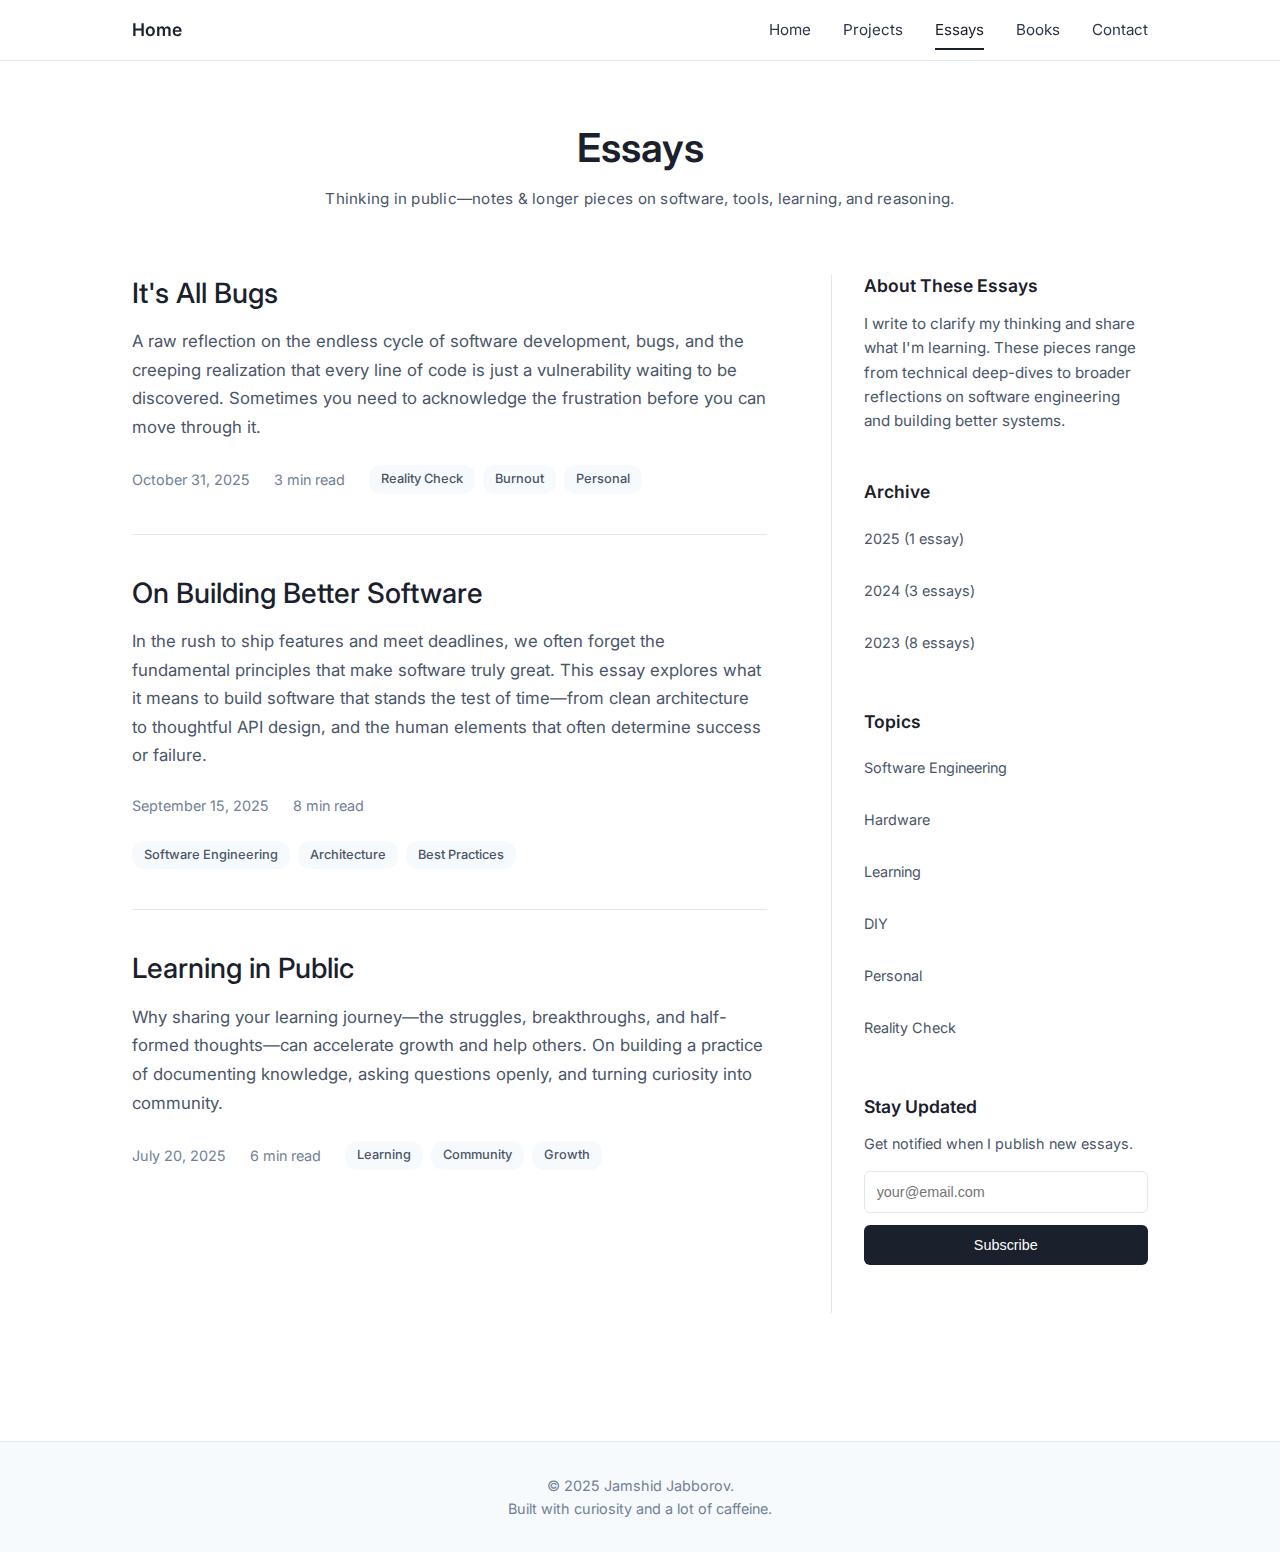
<file: essays/index.html>
<!DOCTYPE html>
<html lang="en">
<head>
    <meta charset="UTF-8">
    <meta name="viewport" content="width=device-width, initial-scale=1.0">
    <title>Essays – Jamshid Jabborov (itsmejamshid.github.io)</title>
    <meta name="description" content="Essays and thoughts on software engineering, technology, and building better systems by Jamshid Jabborov." />
    <meta name="keywords" content="Jamshid Jabborov, essays, software engineering, technology, programming, AI, engineering philosophy" />
    <link rel="canonical" href="https://itsmejamshid.github.io/essays/" />
    <meta name="theme-color" content="#ffffff" />
    <meta property="og:site_name" content="itsmejamshid.github.io" />
    <meta property="og:title" content="Essays – Jamshid Jabborov" />
    <meta property="og:description" content="Essays and thoughts on software engineering, technology, and building better systems." />
    <meta property="og:type" content="website" />
    <meta property="og:url" content="https://itsmejamshid.github.io/essays/" />
    <meta property="og:image" content="/og-image.png" />
    <meta name="twitter:card" content="summary_large_image" />
    <meta name="twitter:title" content="Essays – Jamshid Jabborov" />
    <meta name="twitter:description" content="Essays and thoughts on software engineering, technology, and building better systems." />
    <meta name="twitter:image" content="https://itsmejamshid.github.io/og-image.png" />
    <link rel="icon" type="image/svg+xml" href="/images/favicon.svg" />
    <link rel="icon" href="/favicon.ico" sizes="any" />
    <link rel="apple-touch-icon" href="/images/apple-touch-icon.png" />
    <link rel="manifest" href="/site.webmanifest" />
    <link rel="preconnect" href="https://fonts.googleapis.com" />
    <link rel="preconnect" href="https://fonts.gstatic.com" crossorigin />
    <link rel="stylesheet" href="../styles.css">
    <link href="https://fonts.googleapis.com/css2?family=Inter:wght@300;400;500;600&display=swap" rel="stylesheet">
</head>
<body>
    <nav class="nav">
        <div class="nav-container">
            <a href="../" class="nav-logo">Home</a>
            <div class="nav-links">
                <a href="../" class="nav-link">Home</a>
                <a href="../projects/" class="nav-link">Projects</a>
                <a href="../essays/" class="nav-link active">Essays</a>
                <a href="../#books" class="nav-link">Books</a>
                <a href="../#contact" class="nav-link">Contact</a>
            </div>
        </div>
    </nav>

    <main class="main">
        <section class="section active">
            <div class="container">
                <header class="essays-header">
                    <h1 class="section-title">Essays</h1>
                    <p class="section-subtitle">Thinking in public—notes & longer pieces on software, tools, learning, and reasoning.</p>
                </header>

                <div class="essays-content">
                    <div class="essays-list">
                        <article class="essay-item">
                            <h2 class="essay-title">
                                <a href="its-all-bugs.html" class="essay-link">It's All Bugs</a>
                            </h2>
                            <p class="essay-excerpt">
                                A raw reflection on the endless cycle of software development, bugs, and the creeping realization that every line of code is just a vulnerability waiting to be discovered. Sometimes you need to acknowledge the frustration before you can move through it.
                            </p>
                            <div class="essay-meta">
                                <time class="essay-date">October 31, 2025</time>
                                <span class="essay-reading-time">3 min read</span>
                                <div class="essay-tags">
                                    <span class="essay-tag">Reality Check</span>
                                    <span class="essay-tag">Burnout</span>
                                    <span class="essay-tag">Personal</span>
                                </div>
                            </div>
                        </article>



                        <article class="essay-item">
                            <h2 class="essay-title">
                                <a href="on-building-better-software.html" class="essay-link">On Building Better Software</a>
                            </h2>
                            <p class="essay-excerpt">
                                In the rush to ship features and meet deadlines, we often forget the fundamental principles that make software truly great. This essay explores what it means to build software that stands the test of time—from clean architecture to thoughtful API design, and the human elements that often determine success or failure.
                            </p>
                            <div class="essay-meta">
                                <time class="essay-date">September 15, 2025</time>
                                <span class="essay-reading-time">8 min read</span>
                                <div class="essay-tags">
                                    <span class="essay-tag">Software Engineering</span>
                                    <span class="essay-tag">Architecture</span>
                                    <span class="essay-tag">Best Practices</span>
                                </div>
                            </div>
                        </article>
                        
                        <article class="essay-item">
                            <h2 class="essay-title">
                                <a href="learning-in-public.html" class="essay-link">Learning in Public</a>
                            </h2>
                            <p class="essay-excerpt">
                                Why sharing your learning journey—the struggles, breakthroughs, and half-formed thoughts—can accelerate growth and help others. On building a practice of documenting knowledge, asking questions openly, and turning curiosity into community.
                            </p>
                            <div class="essay-meta">
                                <time class="essay-date">July 20, 2025</time>
                                <span class="essay-reading-time">6 min read</span>
                                <div class="essay-tags">
                                    <span class="essay-tag">Learning</span>
                                    <span class="essay-tag">Community</span>
                                    <span class="essay-tag">Growth</span>
                                </div>
                            </div>
                        </article>

                    </div>

                    <aside class="essays-sidebar">
                        <div class="essays-about">
                            <h3>About These Essays</h3>
                            <p>I write to clarify my thinking and share what I'm learning. These pieces range from technical deep-dives to broader reflections on software engineering and building better systems.</p>
                        </div>

                        <div class="essays-archive">
                            <h3>Archive</h3>
                            <div class="archive-list">
                                <a href="#" class="archive-link">2025 (1 essay)</a>
                                <a href="#" class="archive-link">2024 (3 essays)</a>
                                <a href="#" class="archive-link">2023 (8 essays)</a>
                            </div>
                        </div>

                        <div class="essays-topics">
                            <h3>Topics</h3>
                            <div class="topics-list">
                                <a href="#" class="topic-link">Software Engineering</a>
                                <a href="#" class="topic-link">Hardware</a>
                                <a href="#" class="topic-link">Learning</a>
                                <a href="#" class="topic-link">DIY</a>
                                <a href="#" class="topic-link">Personal</a>
                                <a href="#" class="topic-link">Reality Check</a>
                            </div>
                        </div>

                        <div class="essays-newsletter">
                            <h3>Stay Updated</h3>
                            <p>Get notified when I publish new essays.</p>
                            <form class="newsletter-form">
                                <input type="email" placeholder="your@email.com" class="newsletter-input" />
                                <button type="submit" class="newsletter-button">Subscribe</button>
                            </form>
                        </div>
                    </aside>
                </div>
            </div>
        </section>
    </main>

    <footer class="footer">
        <div class="container">
            <p class="footer-text">© 2025 Jamshid Jabborov.</p>
            <p class="footer-text">Built with curiosity and a lot of caffeine.</p>
        </div>
    </footer>

    <style>
        /* Essays page specific styles */
        .essays-header {
            text-align: center;
            margin-bottom: 4rem;
        }

        .essays-content {
            display: grid;
            grid-template-columns: 2fr 1fr;
            gap: 4rem;
            max-width: 1200px;
            margin: 0 auto;
        }

        .essays-list {
            max-width: none;
        }

        .essay-item {
            padding: 2.5rem 0;
            border-bottom: 1px solid #e2e8f0;
        }

        .essay-item:first-child {
            padding-top: 0;
        }

        .essay-item:last-child {
            border-bottom: none;
            padding-bottom: 0;
        }

        .essay-title {
            margin-bottom: 1rem;
            font-size: 1.75rem;
            line-height: 1.3;
        }

        .essay-link {
            color: #1a202c;
            transition: color 0.2s ease;
        }

        .essay-link:hover {
            color: #4a5568;
        }

        .essay-excerpt {
            color: #4a5568;
            margin-bottom: 1.5rem;
            line-height: 1.7;
            font-size: 1.05rem;
        }

        .essay-meta {
            display: flex;
            flex-wrap: wrap;
            gap: 1.5rem;
            align-items: center;
            font-size: 0.9rem;
        }

        .essay-date {
            color: #718096;
        }

        .essay-reading-time {
            color: #718096;
        }

        .essay-tags {
            display: flex;
            gap: 0.5rem;
            flex-wrap: wrap;
        }

        .essay-tag {
            background-color: #f7fafc;
            color: #4a5568;
            padding: 0.25rem 0.75rem;
            border-radius: 12px;
            font-size: 0.8rem;
            font-weight: 500;
        }

        /* Sidebar styles */
        .essays-sidebar {
            padding-left: 2rem;
            border-left: 1px solid #e2e8f0;
        }

        .essays-sidebar h3 {
            font-size: 1.1rem;
            margin-bottom: 1rem;
            color: #1a202c;
            font-weight: 600;
        }

        .essays-sidebar > div {
            margin-bottom: 3rem;
        }

        .essays-about p {
            color: #4a5568;
            line-height: 1.6;
            font-size: 0.95rem;
        }

        .archive-list,
        .topics-list {
            display: flex;
            flex-direction: column;
            gap: 0.75rem;
        }

        .archive-link,
        .topic-link {
            color: #4a5568;
            font-size: 0.9rem;
            padding: 0.5rem 0;
            border-bottom: 1px solid transparent;
            transition: all 0.2s ease;
        }

        .archive-link:hover,
        .topic-link:hover {
            color: #1a202c;
            border-bottom-color: #e2e8f0;
        }

        .newsletter-form {
            display: flex;
            flex-direction: column;
            gap: 0.75rem;
        }

        .newsletter-input {
            padding: 0.75rem;
            border: 1px solid #e2e8f0;
            border-radius: 6px;
            font-size: 0.9rem;
            outline: none;
            transition: border-color 0.2s ease;
        }

        .newsletter-input:focus {
            border-color: #cbd5e0;
        }

        .newsletter-button {
            padding: 0.75rem;
            background-color: #1a202c;
            color: white;
            border: none;
            border-radius: 6px;
            font-size: 0.9rem;
            font-weight: 500;
            cursor: pointer;
            transition: background-color 0.2s ease;
        }

        .newsletter-button:hover {
            background-color: #2d3748;
        }

        .essays-newsletter p {
            color: #4a5568;
            font-size: 0.9rem;
            line-height: 1.5;
            margin-bottom: 1rem;
        }

        /* Responsive design for essays page */
        @media (max-width: 768px) {
            .essays-content {
                grid-template-columns: 1fr;
                gap: 3rem;
            }

            .essays-sidebar {
                padding-left: 0;
                border-left: none;
                border-top: 1px solid #e2e8f0;
                padding-top: 3rem;
            }

            .essay-meta {
                flex-direction: column;
                align-items: flex-start;
                gap: 1rem;
            }

            .essay-title {
                font-size: 1.5rem;
            }
        }

        @media (max-width: 480px) {
            .essay-item {
                padding: 2rem 0;
            }

            .essay-title {
                font-size: 1.35rem;
            }

            .essays-sidebar > div {
                margin-bottom: 2rem;
            }
        }
    </style>
</body>
</html>
</file>
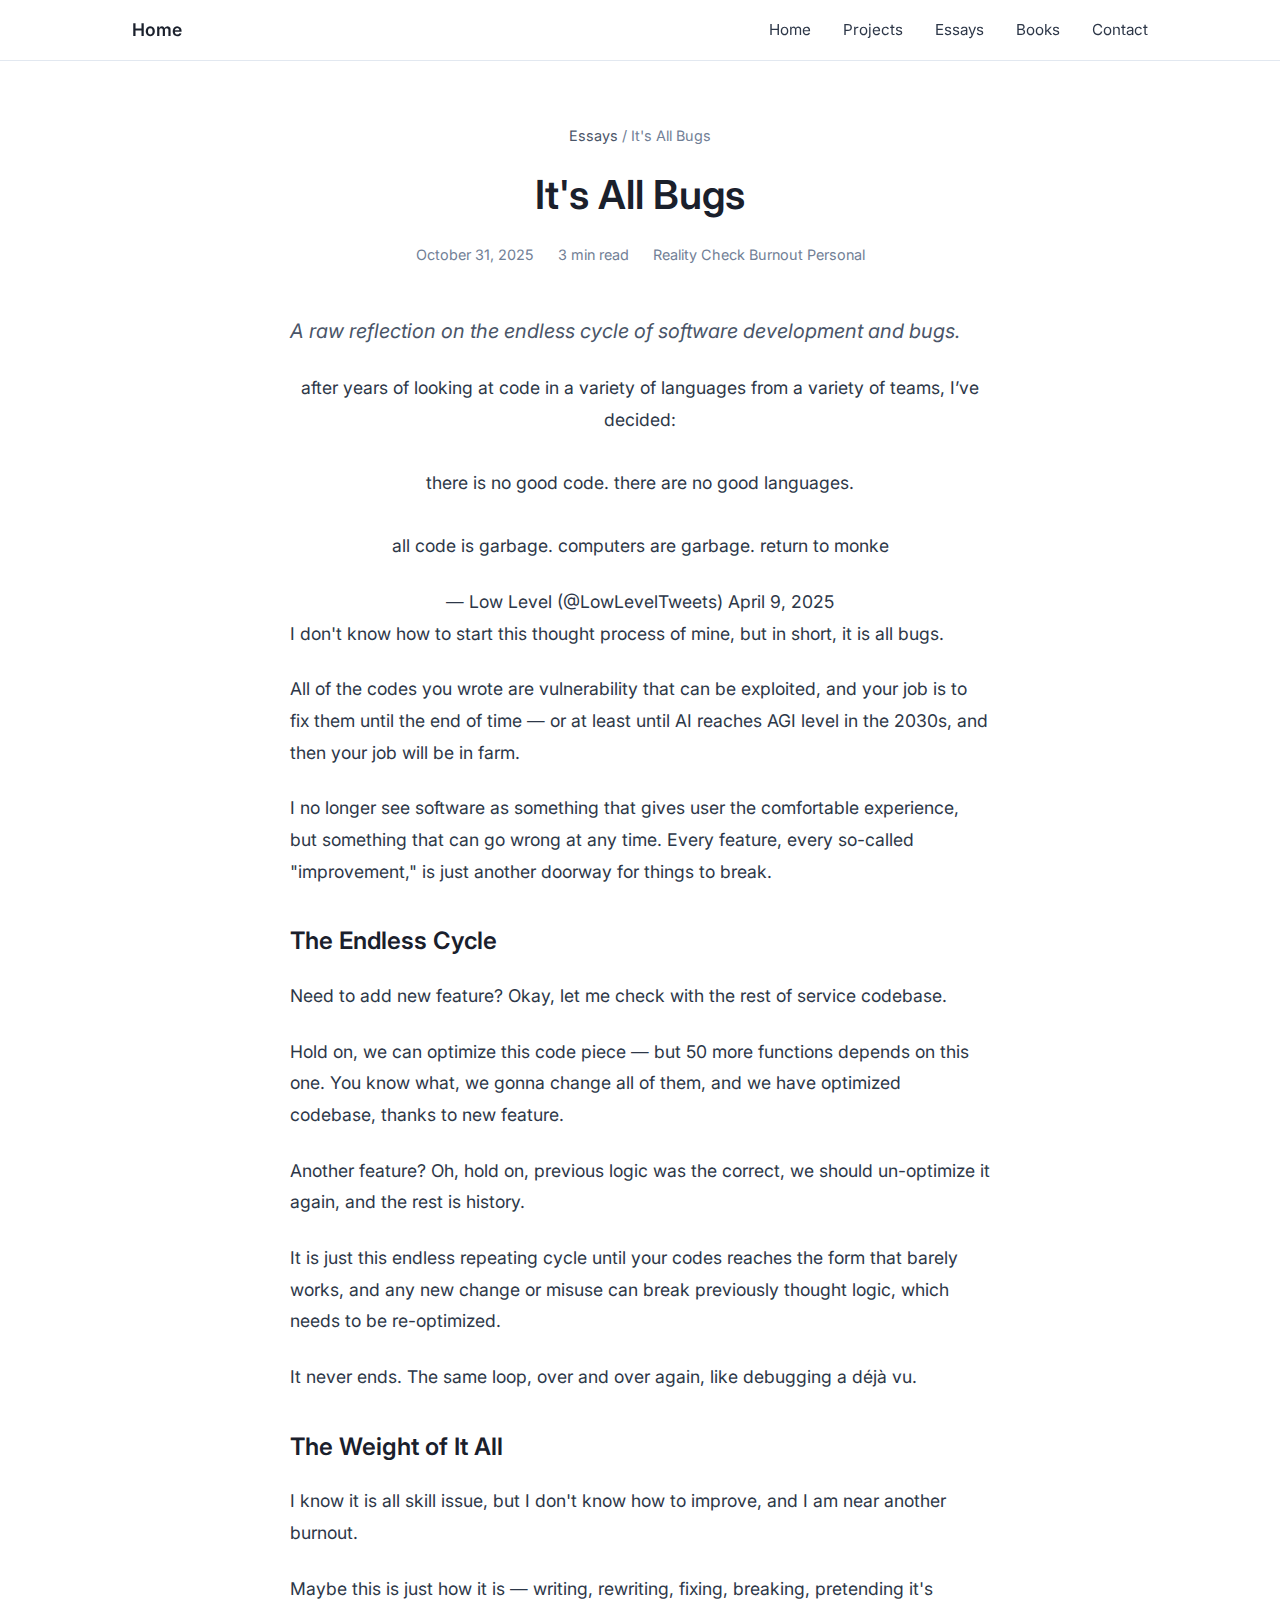
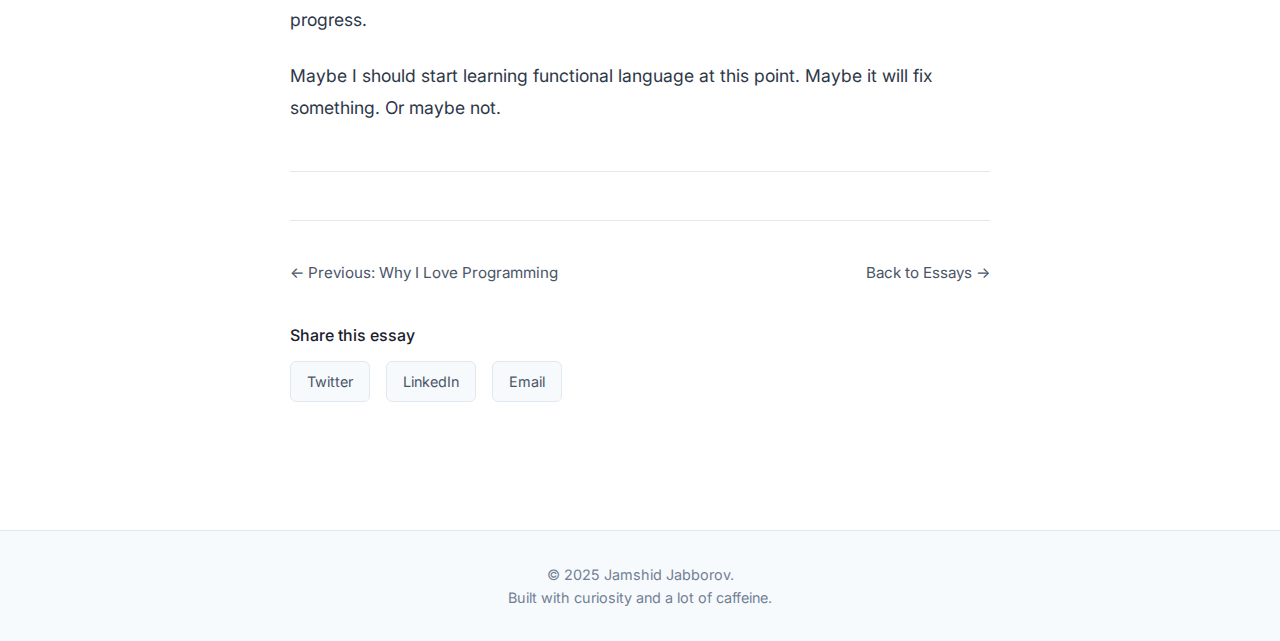
<file: essays/its-all-bugs.html>
<!DOCTYPE html>
<html lang="en">
<head>
    <meta charset="UTF-8">
    <meta name="viewport" content="width=device-width, initial-scale=1.0">
    <title>It's All Bugs – Jamshid Jabborov (itsmejamshid.github.io)</title>
    <meta name="description" content="A raw reflection on the endless cycle of software development, bugs, and the feeling that code is just vulnerability waiting to be exploited." />
    <meta name="keywords" content="software development, bugs, burnout, vulnerability, coding reality" />
    <link rel="canonical" href="https://itsmejamshid.github.io/essays/its-all-bugs.html" />
    <meta name="theme-color" content="#ffffff" />
    <meta property="og:site_name" content="itsmejamshid.github.io" />
    <meta property="og:title" content="It's All Bugs – Jamshid Jabborov" />
    <meta property="og:description" content="A raw reflection on the endless cycle of software development, bugs, and the feeling that code is just vulnerability waiting to be exploited." />
    <meta property="og:type" content="article" />
    <meta property="og:url" content="https://itsmejamshid.github.io/essays/its-all-bugs.html" />
    <meta property="og:image" content="/og-image.png" />
    <meta name="twitter:card" content="summary_large_image" />
    <meta name="twitter:title" content="It's All Bugs – Jamshid Jabborov" />
    <meta name="twitter:description" content="A raw reflection on the endless cycle of software development, bugs, and the feeling that code is just vulnerability waiting to be exploited." />
    <meta name="twitter:image" content="https://itsmejamshid.github.io/og-image.png" />
    <link rel="icon" type="image/svg+xml" href="/images/favicon.svg" />
    <link rel="icon" href="/favicon.ico" sizes="any" />
    <link rel="apple-touch-icon" href="/images/apple-touch-icon.png" />
    <link rel="manifest" href="/site.webmanifest" />
    <link rel="preconnect" href="https://fonts.googleapis.com" />
    <link rel="preconnect" href="https://fonts.gstatic.com" crossorigin />
    <link rel="stylesheet" href="../styles.css">
    <link href="https://fonts.googleapis.com/css2?family=Inter:wght@300;400;500;600&display=swap" rel="stylesheet">
</head>
<body>
    <nav class="nav">
        <div class="nav-container">
            <a href="../" class="nav-logo">Home</a>
            <div class="nav-links">
                <a href="../" class="nav-link">Home</a>
                <a href="../projects/" class="nav-link">Projects</a>
                <a href="../essays/" class="nav-link">Essays</a>
                <a href="../#books" class="nav-link">Books</a>
                <a href="../#contact" class="nav-link">Contact</a>
            </div>
        </div>
    </nav>

    <main class="main">
        <article class="section active">
            <div class="container">
                <header class="essay-header">
                    <nav class="essay-breadcrumb">
                        <a href="../essays/">Essays</a> / <span>It's All Bugs</span>
                    </nav>
                    <h1 class="essay-title-page">It's All Bugs</h1>
                    <div class="essay-meta-page">
                        <time class="essay-date">October 31, 2025</time>
                        <span class="essay-reading-time">3 min read</span>
                        <div class="essay-tags">
                            <span class="essay-tag">Reality Check</span>
                            <span class="essay-tag">Burnout</span>
                            <span class="essay-tag">Personal</span>
                        </div>
                    </div>
                </header>
                <div class="essay-content">
                    <p class="essay-lead">A raw reflection on the endless cycle of software development and bugs.</p>
                    <blockquote class="twitter-tweet" data-theme="dark" data-dnt="true" align="center"><p lang="en" dir="ltr">after years of looking at code in a variety of languages from a variety of teams, I’ve decided:<br><br>there is no good code. there are no good languages. <br><br>all code is garbage. computers are garbage. return to monke</p>&mdash; Low Level (@LowLevelTweets) <a href="https://twitter.com/LowLevelTweets/status/1910090760327987609?ref_src=twsrc%5Etfw">April 9, 2025</a></blockquote> <script async src="https://platform.twitter.com/widgets.js" charset="utf-8"></script>
                    <p>I don't know how to start this thought process of mine, but in short, it is all bugs.</p>

                    <p>All of the codes you wrote are vulnerability that can be exploited, and your job is to fix them until the end of time — or at least until AI reaches AGI level in the 2030s, and then your job will be in farm.</p>

                    <p>I no longer see software as something that gives user the comfortable experience, but something that can go wrong at any time. Every feature, every so-called "improvement," is just another doorway for things to break.</p>

                    <h2>The Endless Cycle</h2>

                    <p>Need to add new feature? Okay, let me check with the rest of service codebase.</p>

                    <p>Hold on, we can optimize this code piece — but 50 more functions depends on this one. You know what, we gonna change all of them, and we have optimized codebase, thanks to new feature.</p>

                    <p>Another feature? Oh, hold on, previous logic was the correct, we should un-optimize it again, and the rest is history.</p>

                    <p>It is just this endless repeating cycle until your codes reaches the form that barely works, and any new change or misuse can break previously thought logic, which needs to be re-optimized.</p>

                    <p>It never ends. The same loop, over and over again, like debugging a déjà vu.</p>

                    <h2>The Weight of It All</h2>

                    <p>I know it is all skill issue, but I don't know how to improve, and I am near another burnout.</p>

                    <p>Maybe this is just how it is — writing, rewriting, fixing, breaking, pretending it's progress.</p>

                    <p>Maybe I should start learning functional language at this point. Maybe it will fix something. Or maybe not.</p>

                    <hr class="essay-divider">

                    </div>

                <footer class="essay-footer">
                    <div class="essay-navigation">
                        <a href="why-i-love-programming.html" class="essay-nav-link">← Previous: Why I Love Programming</a>
                        <a href="../essays/" class="essay-nav-link">Back to Essays →</a>
                    </div>
                    
                    <div class="essay-share">
                        <h3>Share this essay</h3>
                        <div class="share-buttons">
                            <a href="https://twitter.com/intent/tweet?text=It's%20All%20Bugs&url=https://itsmejamshid.github.io/essays/its-all-bugs.html" class="share-button">Twitter</a>
                            <a href="https://www.linkedin.com/sharing/share-offsite/?url=https://itsmejamshid.github.io/essays/its-all-bugs.html" class="share-button">LinkedIn</a>
                            <a href="mailto:?subject=It's%20All%20Bugs&body=I%20thought%20you%20might%20find%20this%20relatable:%20https://itsmejamshid.github.io/essays/its-all-bugs.html" class="share-button">Email</a>
                        </div>
                    </div>
                </footer>
            </div>
        </article>
    </main>

    <footer class="footer">
        <div class="container">
            <p class="footer-text">© 2025 Jamshid Jabborov.</p>
            <p class="footer-text">Built with curiosity and a lot of caffeine.</p>
        </div>
    </footer>

    <style>
        /* Essay page specific styles */
        .essay-header {
            max-width: 700px;
            margin: 0 auto 3rem;
            text-align: center;
        }

        .essay-breadcrumb {
            font-size: 0.9rem;
            color: #718096;
            margin-bottom: 1.5rem;
        }

        .essay-breadcrumb a {
            color: #4a5568;
            text-decoration: none;
        }

        .essay-breadcrumb a:hover {
            color: #1a202c;
        }

        .essay-title-page {
            font-size: 2.5rem;
            font-weight: 600;
            line-height: 1.2;
            margin-bottom: 1.5rem;
            color: #1a202c;
        }

        .essay-meta-page {
            display: flex;
            justify-content: center;
            gap: 1.5rem;
            align-items: center;
            flex-wrap: wrap;
            font-size: 0.9rem;
            color: #718096;
        }

        .essay-content {
            max-width: 700px;
            margin: 0 auto;
            font-size: 1.1rem;
            line-height: 1.8;
            color: #2d3748;
        }

        .essay-lead {
            font-size: 1.25rem;
            line-height: 1.7;
            color: #4a5568;
            margin-bottom: 2.5rem;
            font-style: italic;
        }

        .essay-content h2 {
            margin: 2.5rem 0 1.5rem;
            font-size: 1.5rem;
            font-weight: 600;
        }

        .essay-content h3 {
            margin: 2rem 0 1rem;
            font-size: 1.25rem;
            font-weight: 600;
        }

        .essay-content p {
            margin-bottom: 1.5rem;
        }

        .essay-divider {
            margin: 3rem 0;
            border: none;
            border-top: 1px solid #e2e8f0;
        }

        .essay-related-tweet {
            background-color: #f7fafc;
            border: 1px solid #e2e8f0;
            border-radius: 8px;
            padding: 1.5rem;
            margin: 2rem 0;
        }

        .essay-related-tweet h3 {
            margin: 0 0 0.75rem;
            font-size: 1rem;
            color: #1a202c;
        }

        .essay-related-tweet p {
            margin-bottom: 0.5rem;
            font-size: 0.95rem;
            color: #4a5568;
        }

        .tweet-link {
            color: #4299e1;
            text-decoration: none;
            font-weight: 500;
        }

        .tweet-link:hover {
            color: #2d3748;
            text-decoration: underline;
        }

        .tweet-note {
            font-style: italic;
            color: #718096 !important;
        }

        .essay-footer-note {
            font-style: italic;
            color: #4a5568;
            font-size: 1rem;
        }

        .essay-footer {
            max-width: 700px;
            margin: 3rem auto 0;
            padding-top: 2rem;
            border-top: 1px solid #e2e8f0;
        }

        .essay-navigation {
            display: flex;
            justify-content: space-between;
            margin-bottom: 2rem;
        }

        .essay-nav-link {
            color: #4a5568;
            font-size: 0.95rem;
            text-decoration: none;
            padding: 0.5rem 0;
        }

        .essay-nav-link:hover {
            color: #1a202c;
        }

        .essay-share h3 {
            font-size: 1rem;
            margin-bottom: 1rem;
            color: #1a202c;
        }

        .share-buttons {
            display: flex;
            gap: 1rem;
        }

        .share-button {
            padding: 0.5rem 1rem;
            background-color: #f7fafc;
            color: #4a5568;
            border: 1px solid #e2e8f0;
            border-radius: 6px;
            text-decoration: none;
            font-size: 0.9rem;
            transition: all 0.2s ease;
        }

        .share-button:hover {
            background-color: #edf2f7;
            border-color: #cbd5e0;
            color: #1a202c;
        }

        /* Responsive design for essay pages */
        @media (max-width: 768px) {
            .essay-title-page {
                font-size: 2rem;
            }

            .essay-meta-page {
                flex-direction: column;
                gap: 1rem;
            }

            .essay-content {
                font-size: 1.05rem;
            }

            .essay-lead {
                font-size: 1.15rem;
            }

            .essay-navigation {
                flex-direction: column;
                gap: 1rem;
            }

            .share-buttons {
                flex-wrap: wrap;
            }

            .essay-related-tweet {
                padding: 1rem;
            }
        }

        @media (max-width: 480px) {
            .essay-title-page {
                font-size: 1.75rem;
            }

            .essay-content {
                font-size: 1rem;
            }
        }
    </style>

    <script>
        // You can update the tweet link when you have it
        // document.getElementById('tweet-link').href = 'YOUR_TWEET_URL';
    </script>
</body>
</html>
</file>
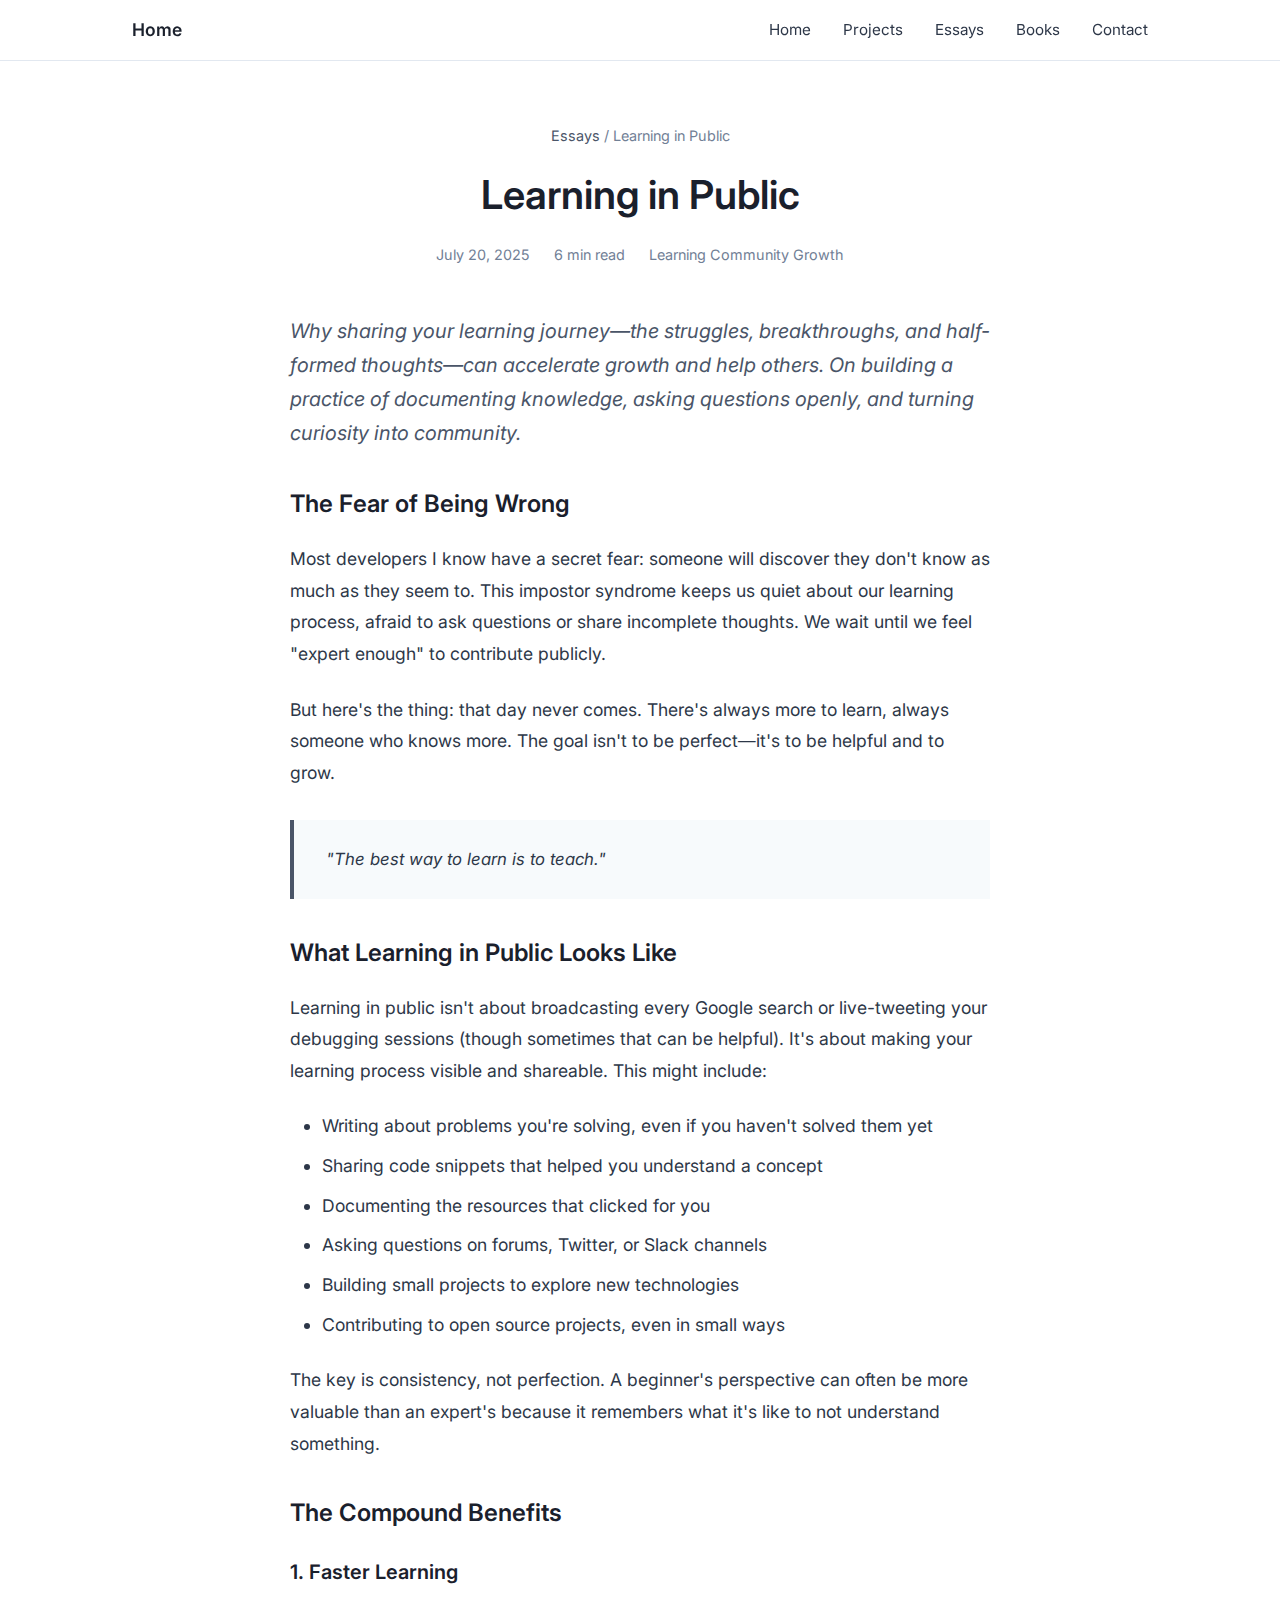
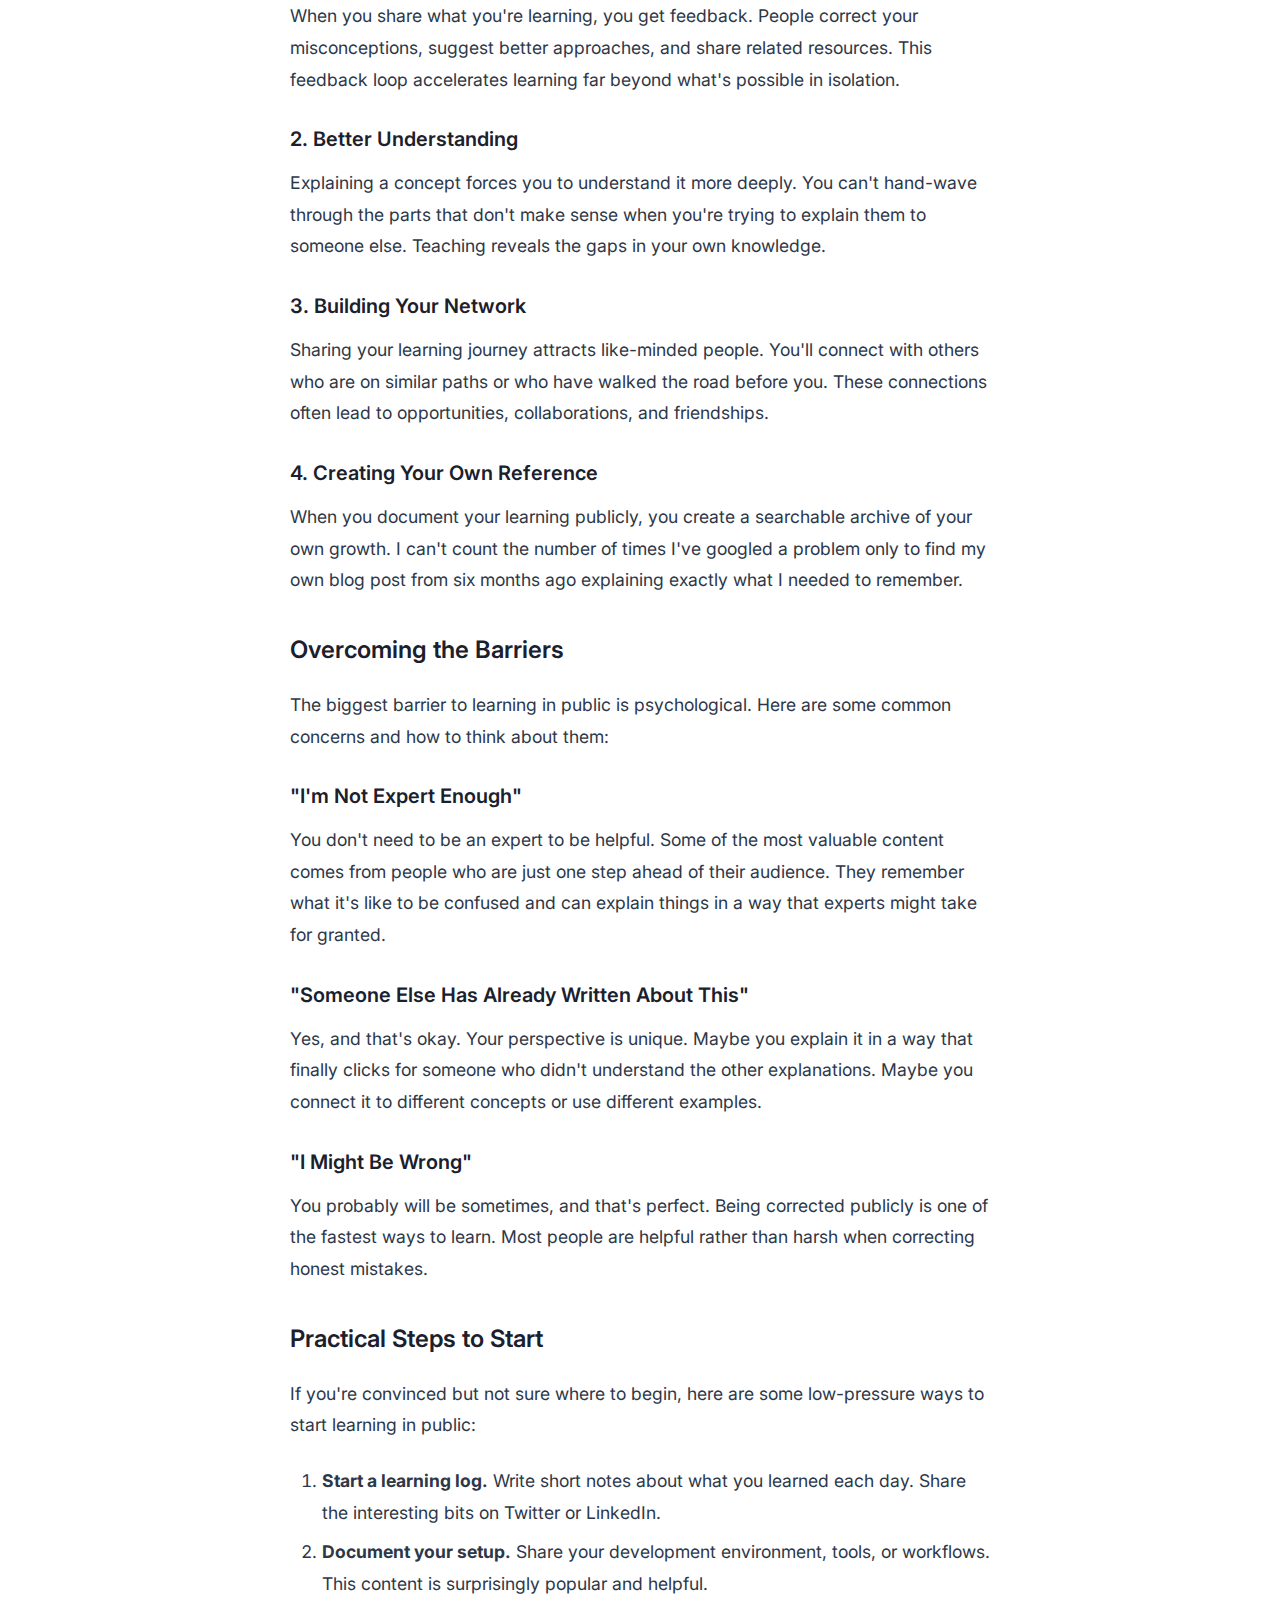
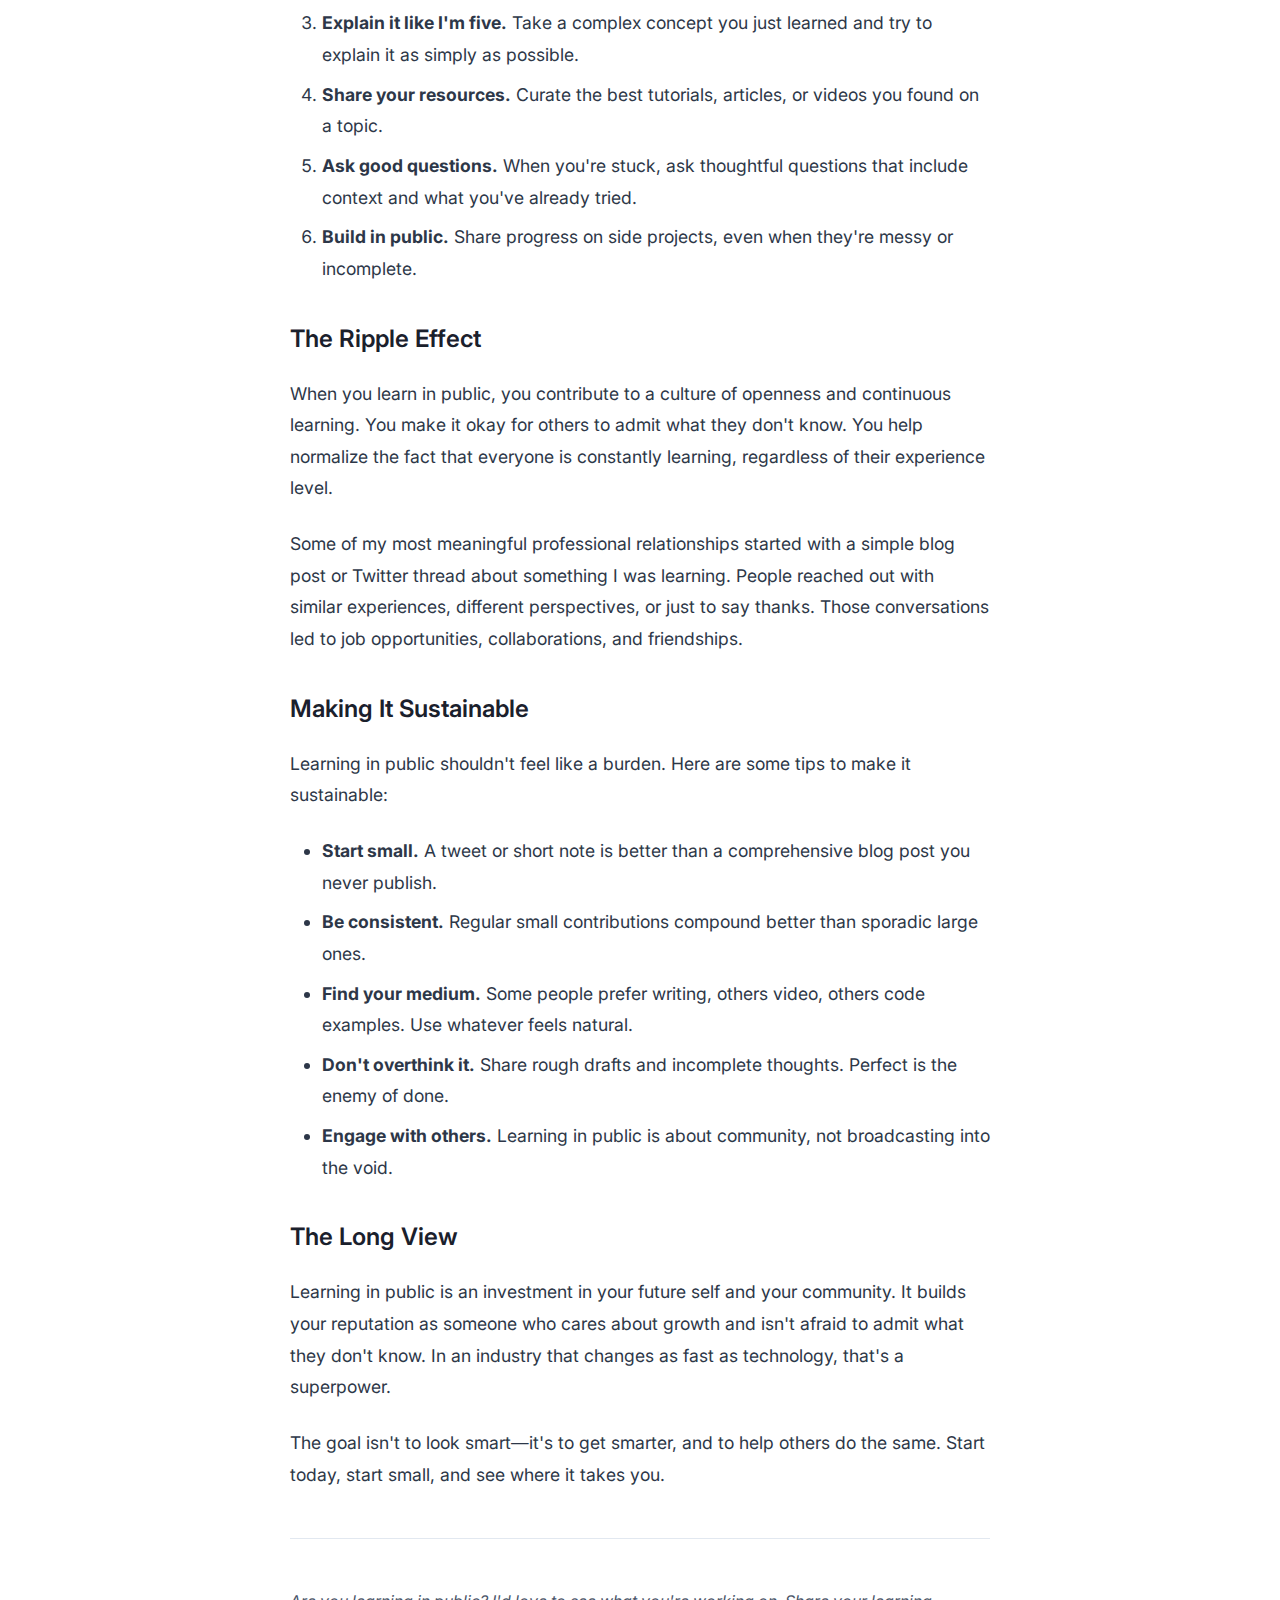
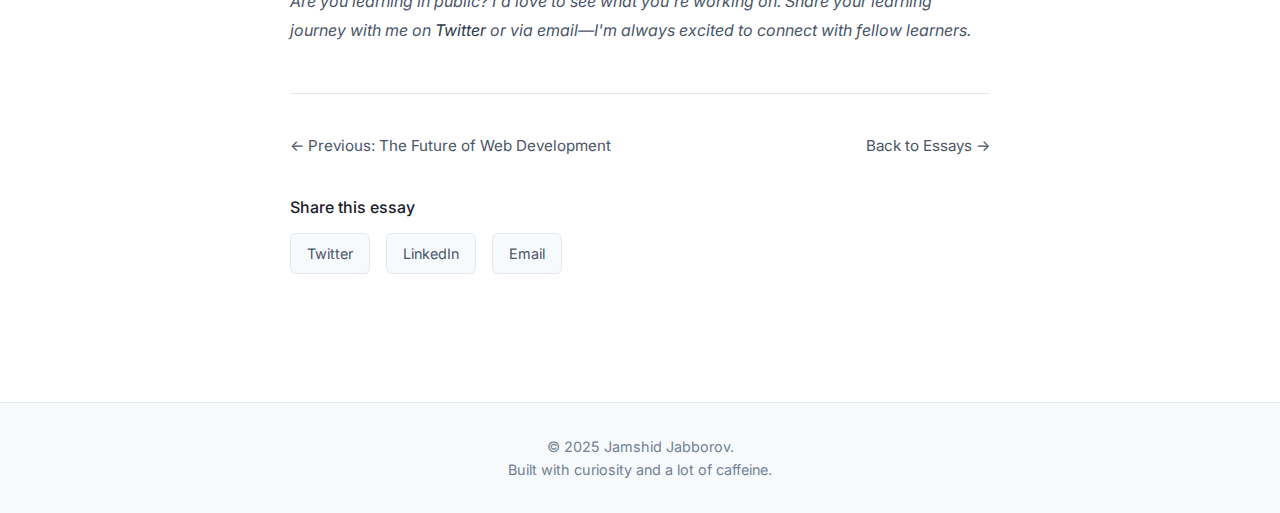
<file: essays/learning-in-public.html>
<!DOCTYPE html>
<html lang="en">
<head>
    <meta charset="UTF-8">
    <meta name="viewport" content="width=device-width, initial-scale=1.0">
    <title>Learning in Public – Jamshid Jabborov (itsmejamshid.github.io)</title>
    <meta name="description" content="Why sharing your learning journey can accelerate growth and help others in the developer community." />
    <meta name="keywords" content="learning, public learning, developer community, growth, knowledge sharing" />
    <link rel="canonical" href="https://itsmejamshid.github.io/essays/learning-in-public.html" />
    <meta name="theme-color" content="#ffffff" />
    <meta property="og:site_name" content="itsmejamshid.github.io" />
    <meta property="og:title" content="Learning in Public – Jamshid Jabborov" />
    <meta property="og:description" content="Why sharing your learning journey can accelerate growth and help others in the developer community." />
    <meta property="og:type" content="article" />
    <meta property="og:url" content="https://itsmejamshid.github.io/essays/learning-in-public.html" />
    <meta property="og:image" content="/og-image.png" />
    <meta name="twitter:card" content="summary_large_image" />
    <meta name="twitter:title" content="Learning in Public – Jamshid Jabborov" />
    <meta name="twitter:description" content="Why sharing your learning journey can accelerate growth and help others in the developer community." />
    <meta name="twitter:image" content="https://itsmejamshid.github.io/og-image.png" />
    <link rel="icon" type="image/svg+xml" href="/images/favicon.svg" />
    <link rel="icon" href="/favicon.ico" sizes="any" />
    <link rel="apple-touch-icon" href="/images/apple-touch-icon.png" />
    <link rel="manifest" href="/site.webmanifest" />
    <link rel="preconnect" href="https://fonts.googleapis.com" />
    <link rel="preconnect" href="https://fonts.gstatic.com" crossorigin />
    <link rel="stylesheet" href="../styles.css">
    <link href="https://fonts.googleapis.com/css2?family=Inter:wght@300;400;500;600&display=swap" rel="stylesheet">
</head>
<body>
    <nav class="nav">
        <div class="nav-container">
            <a href="../" class="nav-logo">Home</a>
            <div class="nav-links">
                <a href="../" class="nav-link">Home</a>
                <a href="../" class="nav-link">Projects</a>
                <a href="../essays/" class="nav-link">Essays</a>
                <a href="../#books" class="nav-link">Books</a>
                <a href="../#contact" class="nav-link">Contact</a>
            </div>
        </div>
    </nav>

    <main class="main">
        <article class="section active">
            <div class="container">
                <header class="essay-header">
                    <nav class="essay-breadcrumb">
                        <a href="../essays/">Essays</a> / <span>Learning in Public</span>
                    </nav>
                    <h1 class="essay-title-page">Learning in Public</h1>
                    <div class="essay-meta-page">
                        <time class="essay-date">July 20, 2025</time>
                        <span class="essay-reading-time">6 min read</span>
                        <div class="essay-tags">
                            <span class="essay-tag">Learning</span>
                            <span class="essay-tag">Community</span>
                            <span class="essay-tag">Growth</span>
                        </div>
                    </div>
                </header>

                <div class="essay-content">
                    <p class="essay-lead">Why sharing your learning journey—the struggles, breakthroughs, and half-formed thoughts—can accelerate growth and help others. On building a practice of documenting knowledge, asking questions openly, and turning curiosity into community.</p>

                    <h2>The Fear of Being Wrong</h2>
                    
                    <p>Most developers I know have a secret fear: someone will discover they don't know as much as they seem to. This impostor syndrome keeps us quiet about our learning process, afraid to ask questions or share incomplete thoughts. We wait until we feel "expert enough" to contribute publicly.</p>

                    <p>But here's the thing: that day never comes. There's always more to learn, always someone who knows more. The goal isn't to be perfect—it's to be helpful and to grow.</p>

                    <blockquote>
                        "The best way to learn is to teach."
                    </blockquote>

                    <h2>What Learning in Public Looks Like</h2>

                    <p>Learning in public isn't about broadcasting every Google search or live-tweeting your debugging sessions (though sometimes that can be helpful). It's about making your learning process visible and shareable. This might include:</p>

                    <ul>
                        <li>Writing about problems you're solving, even if you haven't solved them yet</li>
                        <li>Sharing code snippets that helped you understand a concept</li>
                        <li>Documenting the resources that clicked for you</li>
                        <li>Asking questions on forums, Twitter, or Slack channels</li>
                        <li>Building small projects to explore new technologies</li>
                        <li>Contributing to open source projects, even in small ways</li>
                    </ul>

                    <p>The key is consistency, not perfection. A beginner's perspective can often be more valuable than an expert's because it remembers what it's like to not understand something.</p>

                    <h2>The Compound Benefits</h2>

                    <h3>1. Faster Learning</h3>
                    
                    <p>When you share what you're learning, you get feedback. People correct your misconceptions, suggest better approaches, and share related resources. This feedback loop accelerates learning far beyond what's possible in isolation.</p>

                    <h3>2. Better Understanding</h3>

                    <p>Explaining a concept forces you to understand it more deeply. You can't hand-wave through the parts that don't make sense when you're trying to explain them to someone else. Teaching reveals the gaps in your own knowledge.</p>

                    <h3>3. Building Your Network</h3>

                    <p>Sharing your learning journey attracts like-minded people. You'll connect with others who are on similar paths or who have walked the road before you. These connections often lead to opportunities, collaborations, and friendships.</p>

                    <h3>4. Creating Your Own Reference</h3>

                    <p>When you document your learning publicly, you create a searchable archive of your own growth. I can't count the number of times I've googled a problem only to find my own blog post from six months ago explaining exactly what I needed to remember.</p>

                    <h2>Overcoming the Barriers</h2>

                    <p>The biggest barrier to learning in public is psychological. Here are some common concerns and how to think about them:</p>

                    <h3>"I'm Not Expert Enough"</h3>

                    <p>You don't need to be an expert to be helpful. Some of the most valuable content comes from people who are just one step ahead of their audience. They remember what it's like to be confused and can explain things in a way that experts might take for granted.</p>

                    <h3>"Someone Else Has Already Written About This"</h3>

                    <p>Yes, and that's okay. Your perspective is unique. Maybe you explain it in a way that finally clicks for someone who didn't understand the other explanations. Maybe you connect it to different concepts or use different examples.</p>

                    <h3>"I Might Be Wrong"</h3>

                    <p>You probably will be sometimes, and that's perfect. Being corrected publicly is one of the fastest ways to learn. Most people are helpful rather than harsh when correcting honest mistakes.</p>

                    <h2>Practical Steps to Start</h2>

                    <p>If you're convinced but not sure where to begin, here are some low-pressure ways to start learning in public:</p>

                    <ol>
                        <li><strong>Start a learning log.</strong> Write short notes about what you learned each day. Share the interesting bits on Twitter or LinkedIn.</li>
                        <li><strong>Document your setup.</strong> Share your development environment, tools, or workflows. This content is surprisingly popular and helpful.</li>
                        <li><strong>Explain it like I'm five.</strong> Take a complex concept you just learned and try to explain it as simply as possible.</li>
                        <li><strong>Share your resources.</strong> Curate the best tutorials, articles, or videos you found on a topic.</li>
                        <li><strong>Ask good questions.</strong> When you're stuck, ask thoughtful questions that include context and what you've already tried.</li>
                        <li><strong>Build in public.</strong> Share progress on side projects, even when they're messy or incomplete.</li>
                    </ol>

                    <h2>The Ripple Effect</h2>

                    <p>When you learn in public, you contribute to a culture of openness and continuous learning. You make it okay for others to admit what they don't know. You help normalize the fact that everyone is constantly learning, regardless of their experience level.</p>

                    <p>Some of my most meaningful professional relationships started with a simple blog post or Twitter thread about something I was learning. People reached out with similar experiences, different perspectives, or just to say thanks. Those conversations led to job opportunities, collaborations, and friendships.</p>

                    <h2>Making It Sustainable</h2>

                    <p>Learning in public shouldn't feel like a burden. Here are some tips to make it sustainable:</p>

                    <ul>
                        <li><strong>Start small.</strong> A tweet or short note is better than a comprehensive blog post you never publish.</li>
                        <li><strong>Be consistent.</strong> Regular small contributions compound better than sporadic large ones.</li>
                        <li><strong>Find your medium.</strong> Some people prefer writing, others video, others code examples. Use whatever feels natural.</li>
                        <li><strong>Don't overthink it.</strong> Share rough drafts and incomplete thoughts. Perfect is the enemy of done.</li>
                        <li><strong>Engage with others.</strong> Learning in public is about community, not broadcasting into the void.</li>
                    </ul>

                    <h2>The Long View</h2>

                    <p>Learning in public is an investment in your future self and your community. It builds your reputation as someone who cares about growth and isn't afraid to admit what they don't know. In an industry that changes as fast as technology, that's a superpower.</p>

                    <p>The goal isn't to look smart—it's to get smarter, and to help others do the same. Start today, start small, and see where it takes you.</p>

                    <hr class="essay-divider">

                    <p class="essay-footer-note"><em>Are you learning in public? I'd love to see what you're working on. Share your learning journey with me on <a href="../#contact">Twitter</a> or via email—I'm always excited to connect with fellow learners.</em></p>
                </div>

                <footer class="essay-footer">
                    <div class="essay-navigation">
                        <a href="the-future-of-web-development.html" class="essay-nav-link">← Previous: The Future of Web Development</a>
                        <a href="../essays/" class="essay-nav-link">Back to Essays →</a>
                    </div>
                    
                    <div class="essay-share">
                        <h3>Share this essay</h3>
                        <div class="share-buttons">
                            <a href="https://twitter.com/intent/tweet?text=Learning%20in%20Public&url=https://itsmejamshid.github.io/essays/learning-in-public.html" class="share-button">Twitter</a>
                            <a href="https://www.linkedin.com/sharing/share-offsite/?url=https://itsmejamshid.github.io/essays/learning-in-public.html" class="share-button">LinkedIn</a>
                            <a href="mailto:?subject=Learning%20in%20Public&body=I%20thought%20you%20might%20find%20this%20interesting:%20https://itsmejamshid.github.io/essays/learning-in-public.html" class="share-button">Email</a>
                        </div>
                    </div>
                </footer>
            </div>
        </article>
    </main>

    <footer class="footer">
        <div class="container">
            <p class="footer-text">© 2025 Jamshid Jabborov.</p>
            <p class="footer-text">Built with curiosity and a lot of caffeine.</p>
        </div>
    </footer>

    <style>
        /* Essay page specific styles */
        .essay-header {
            max-width: 700px;
            margin: 0 auto 3rem;
            text-align: center;
        }

        .essay-breadcrumb {
            font-size: 0.9rem;
            color: #718096;
            margin-bottom: 1.5rem;
        }

        .essay-breadcrumb a {
            color: #4a5568;
            text-decoration: none;
        }

        .essay-breadcrumb a:hover {
            color: #1a202c;
        }

        .essay-title-page {
            font-size: 2.5rem;
            font-weight: 600;
            line-height: 1.2;
            margin-bottom: 1.5rem;
            color: #1a202c;
        }

        .essay-meta-page {
            display: flex;
            justify-content: center;
            gap: 1.5rem;
            align-items: center;
            flex-wrap: wrap;
            font-size: 0.9rem;
            color: #718096;
        }

        .essay-content {
            max-width: 700px;
            margin: 0 auto;
            font-size: 1.1rem;
            line-height: 1.8;
            color: #2d3748;
        }

        .essay-lead {
            font-size: 1.25rem;
            line-height: 1.7;
            color: #4a5568;
            margin-bottom: 2.5rem;
            font-style: italic;
        }

        .essay-content h2 {
            margin: 2.5rem 0 1.5rem;
            font-size: 1.5rem;
            font-weight: 600;
        }

        .essay-content h3 {
            margin: 2rem 0 1rem;
            font-size: 1.25rem;
            font-weight: 600;
        }

        .essay-content p {
            margin-bottom: 1.5rem;
        }

        .essay-content blockquote {
            margin: 2rem 0;
            padding: 1.5rem 2rem;
            background-color: #f7fafc;
            border-left: 4px solid #4a5568;
            font-style: italic;
            font-size: 1.05rem;
        }

        .essay-content ul,
        .essay-content ol {
            margin-bottom: 1.5rem;
            padding-left: 2rem;
        }

        .essay-content li {
            margin-bottom: 0.5rem;
        }

        .essay-divider {
            margin: 3rem 0;
            border: none;
            border-top: 1px solid #e2e8f0;
        }

        .essay-footer-note {
            font-style: italic;
            color: #4a5568;
            font-size: 1rem;
        }

        .essay-footer {
            max-width: 700px;
            margin: 3rem auto 0;
            padding-top: 2rem;
            border-top: 1px solid #e2e8f0;
        }

        .essay-navigation {
            display: flex;
            justify-content: space-between;
            margin-bottom: 2rem;
        }

        .essay-nav-link {
            color: #4a5568;
            font-size: 0.95rem;
            text-decoration: none;
            padding: 0.5rem 0;
        }

        .essay-nav-link:hover {
            color: #1a202c;
        }

        .essay-share h3 {
            font-size: 1rem;
            margin-bottom: 1rem;
            color: #1a202c;
        }

        .share-buttons {
            display: flex;
            gap: 1rem;
        }

        .share-button {
            padding: 0.5rem 1rem;
            background-color: #f7fafc;
            color: #4a5568;
            border: 1px solid #e2e8f0;
            border-radius: 6px;
            text-decoration: none;
            font-size: 0.9rem;
            transition: all 0.2s ease;
        }

        .share-button:hover {
            background-color: #edf2f7;
            border-color: #cbd5e0;
            color: #1a202c;
        }

        /* Responsive design */
        @media (max-width: 768px) {
            .essay-title-page {
                font-size: 2rem;
            }

            .essay-meta-page {
                flex-direction: column;
                gap: 1rem;
            }

            .essay-content {
                font-size: 1.05rem;
            }

            .essay-lead {
                font-size: 1.15rem;
            }

            .essay-navigation {
                flex-direction: column;
                gap: 1rem;
            }

            .share-buttons {
                flex-wrap: wrap;
            }
        }

        @media (max-width: 480px) {
            .essay-title-page {
                font-size: 1.75rem;
            }

            .essay-content {
                font-size: 1rem;
            }
        }
    </style>
</body>
</html>
</file>
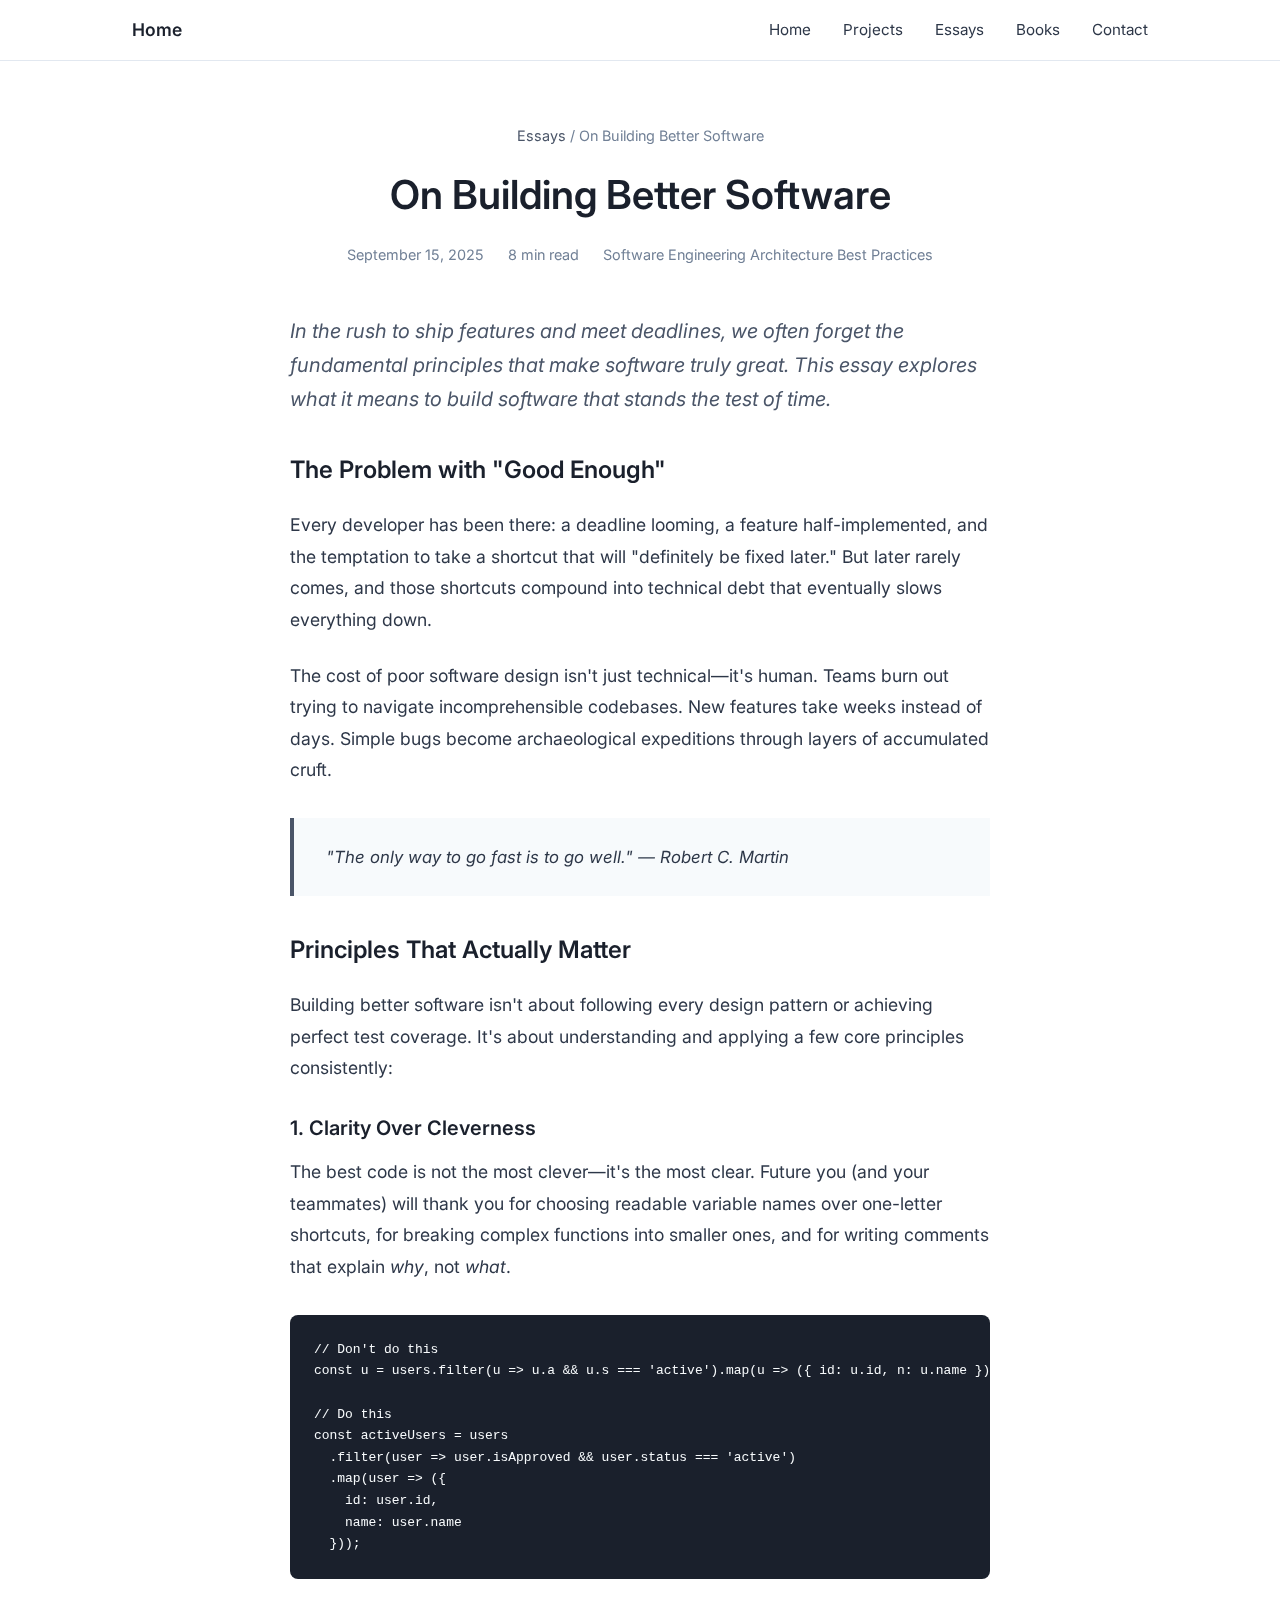
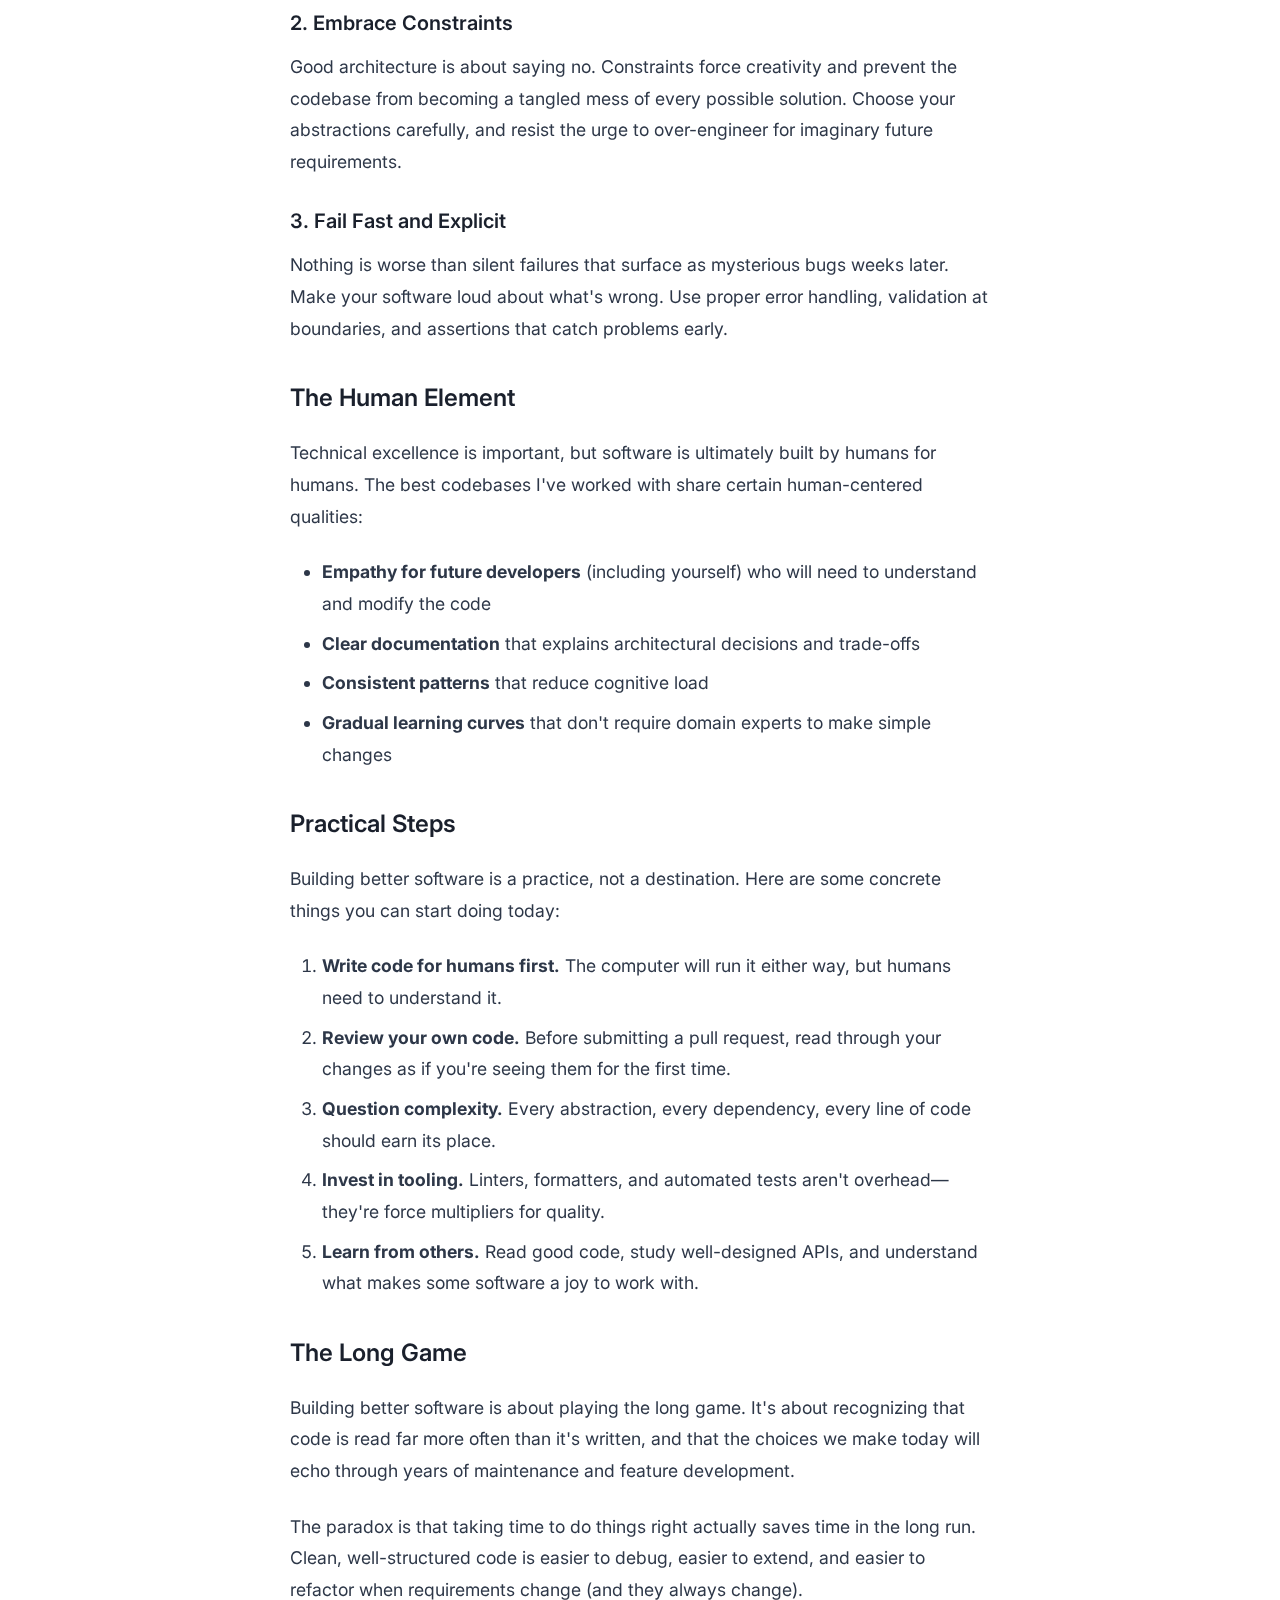
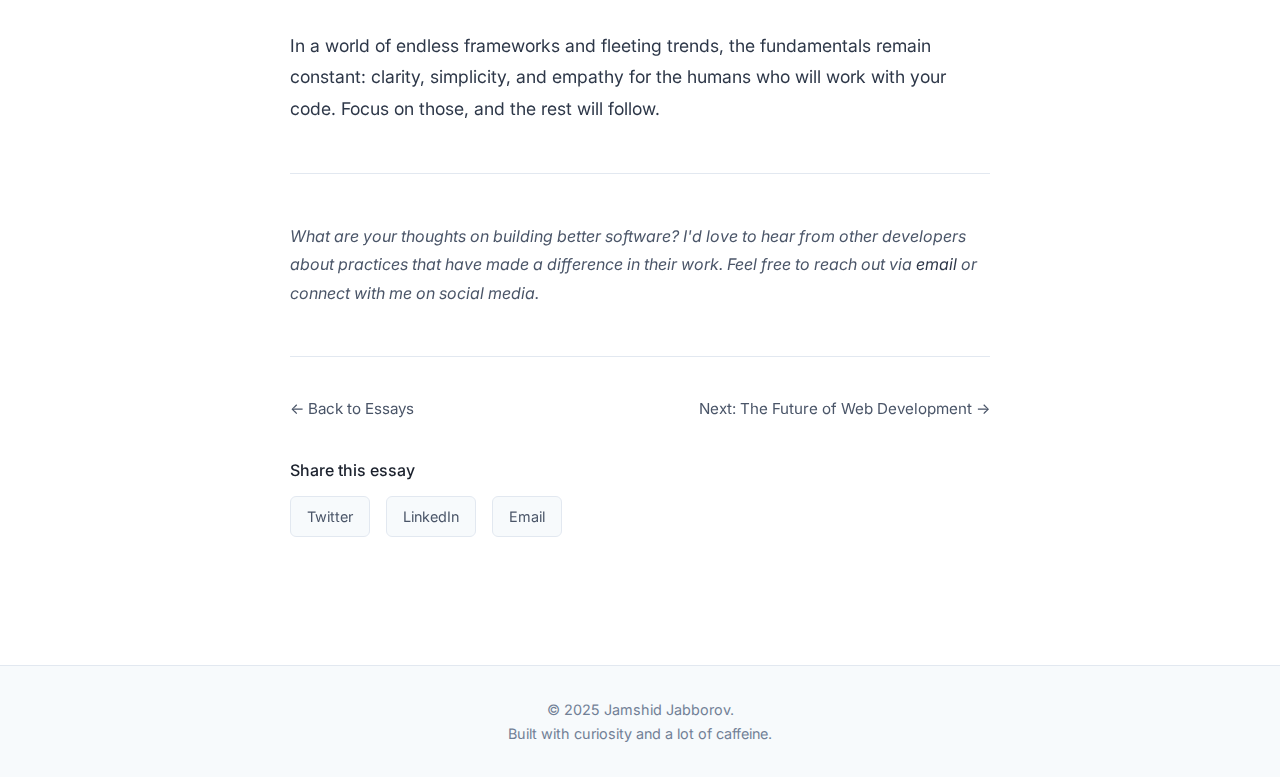
<file: essays/on-building-better-software.html>
<!DOCTYPE html>
<html lang="en">
<head>
    <meta charset="UTF-8">
    <meta name="viewport" content="width=device-width, initial-scale=1.0">
    <title>On Building Better Software – Jamshid Jabborov (itsmejamshid.github.io)</title>
    <meta name="description" content="Thoughts on software engineering practices, clean code, and building maintainable systems that stand the test of time." />
    <meta name="keywords" content="software engineering, clean code, architecture, maintainability, best practices" />
    <link rel="canonical" href="https://itsmejamshid.github.io/essays/on-building-better-software.html" />
    <meta name="theme-color" content="#ffffff" />
    <meta property="og:site_name" content="itsmejamshid.github.io" />
    <meta property="og:title" content="On Building Better Software – Jamshid Jabborov" />
    <meta property="og:description" content="Thoughts on software engineering practices, clean code, and building maintainable systems that stand the test of time." />
    <meta property="og:type" content="article" />
    <meta property="og:url" content="https://itsmejamshid.github.io/essays/on-building-better-software.html" />
    <meta property="og:image" content="/og-image.png" />
    <meta name="twitter:card" content="summary_large_image" />
    <meta name="twitter:title" content="On Building Better Software – Jamshid Jabborov" />
    <meta name="twitter:description" content="Thoughts on software engineering practices, clean code, and building maintainable systems that stand the test of time." />
    <meta name="twitter:image" content="https://itsmejamshid.github.io/og-image.png" />
    <link rel="icon" type="image/svg+xml" href="/images/favicon.svg" />
    <link rel="icon" href="/favicon.ico" sizes="any" />
    <link rel="apple-touch-icon" href="/images/apple-touch-icon.png" />
    <link rel="manifest" href="/site.webmanifest" />
    <link rel="preconnect" href="https://fonts.googleapis.com" />
    <link rel="preconnect" href="https://fonts.gstatic.com" crossorigin />
    <link rel="stylesheet" href="../styles.css">
    <link href="https://fonts.googleapis.com/css2?family=Inter:wght@300;400;500;600&display=swap" rel="stylesheet">
</head>
<body>
    <nav class="nav">
        <div class="nav-container">
            <a href="../" class="nav-logo">Home</a>
            <div class="nav-links">
                <a href="../" class="nav-link">Home</a>
                <a href="../projects/" class="nav-link">Projects</a>
                <a href="../essays/" class="nav-link">Essays</a>
                <a href="../#books" class="nav-link">Books</a>
                <a href="../#contact" class="nav-link">Contact</a>
            </div>
        </div>
    </nav>

    <main class="main">
        <article class="section active">
            <div class="container">
                <header class="essay-header">
                    <nav class="essay-breadcrumb">
                        <a href="../essays/">Essays</a> / <span>On Building Better Software</span>
                    </nav>
                    <h1 class="essay-title-page">On Building Better Software</h1>
                    <div class="essay-meta-page">
                        <time class="essay-date">September 15, 2025</time>
                        <span class="essay-reading-time">8 min read</span>
                        <div class="essay-tags">
                            <span class="essay-tag">Software Engineering</span>
                            <span class="essay-tag">Architecture</span>
                            <span class="essay-tag">Best Practices</span>
                        </div>
                    </div>
                </header>

                <div class="essay-content">
                    <p class="essay-lead">In the rush to ship features and meet deadlines, we often forget the fundamental principles that make software truly great. This essay explores what it means to build software that stands the test of time.</p>

                    <h2>The Problem with "Good Enough"</h2>
                    
                    <p>Every developer has been there: a deadline looming, a feature half-implemented, and the temptation to take a shortcut that will "definitely be fixed later." But later rarely comes, and those shortcuts compound into technical debt that eventually slows everything down.</p>

                    <p>The cost of poor software design isn't just technical—it's human. Teams burn out trying to navigate incomprehensible codebases. New features take weeks instead of days. Simple bugs become archaeological expeditions through layers of accumulated cruft.</p>

                    <blockquote>
                        "The only way to go fast is to go well." — Robert C. Martin
                    </blockquote>

                    <h2>Principles That Actually Matter</h2>

                    <p>Building better software isn't about following every design pattern or achieving perfect test coverage. It's about understanding and applying a few core principles consistently:</p>

                    <h3>1. Clarity Over Cleverness</h3>
                    
                    <p>The best code is not the most clever—it's the most clear. Future you (and your teammates) will thank you for choosing readable variable names over one-letter shortcuts, for breaking complex functions into smaller ones, and for writing comments that explain <em>why</em>, not <em>what</em>.</p>

                    <pre><code>// Don't do this
const u = users.filter(u => u.a && u.s === 'active').map(u => ({ id: u.id, n: u.name }));

// Do this
const activeUsers = users
  .filter(user => user.isApproved && user.status === 'active')
  .map(user => ({ 
    id: user.id, 
    name: user.name 
  }));</code></pre>

                    <h3>2. Embrace Constraints</h3>

                    <p>Good architecture is about saying no. Constraints force creativity and prevent the codebase from becoming a tangled mess of every possible solution. Choose your abstractions carefully, and resist the urge to over-engineer for imaginary future requirements.</p>

                    <h3>3. Fail Fast and Explicit</h3>

                    <p>Nothing is worse than silent failures that surface as mysterious bugs weeks later. Make your software loud about what's wrong. Use proper error handling, validation at boundaries, and assertions that catch problems early.</p>

                    <h2>The Human Element</h2>

                    <p>Technical excellence is important, but software is ultimately built by humans for humans. The best codebases I've worked with share certain human-centered qualities:</p>

                    <ul>
                        <li><strong>Empathy for future developers</strong> (including yourself) who will need to understand and modify the code</li>
                        <li><strong>Clear documentation</strong> that explains architectural decisions and trade-offs</li>
                        <li><strong>Consistent patterns</strong> that reduce cognitive load</li>
                        <li><strong>Gradual learning curves</strong> that don't require domain experts to make simple changes</li>
                    </ul>

                    <h2>Practical Steps</h2>

                    <p>Building better software is a practice, not a destination. Here are some concrete things you can start doing today:</p>

                    <ol>
                        <li><strong>Write code for humans first.</strong> The computer will run it either way, but humans need to understand it.</li>
                        <li><strong>Review your own code.</strong> Before submitting a pull request, read through your changes as if you're seeing them for the first time.</li>
                        <li><strong>Question complexity.</strong> Every abstraction, every dependency, every line of code should earn its place.</li>
                        <li><strong>Invest in tooling.</strong> Linters, formatters, and automated tests aren't overhead—they're force multipliers for quality.</li>
                        <li><strong>Learn from others.</strong> Read good code, study well-designed APIs, and understand what makes some software a joy to work with.</li>
                    </ol>

                    <h2>The Long Game</h2>

                    <p>Building better software is about playing the long game. It's about recognizing that code is read far more often than it's written, and that the choices we make today will echo through years of maintenance and feature development.</p>

                    <p>The paradox is that taking time to do things right actually saves time in the long run. Clean, well-structured code is easier to debug, easier to extend, and easier to refactor when requirements change (and they always change).</p>

                    <p>In a world of endless frameworks and fleeting trends, the fundamentals remain constant: clarity, simplicity, and empathy for the humans who will work with your code. Focus on those, and the rest will follow.</p>

                    <hr class="essay-divider">

                    <p class="essay-footer-note"><em>What are your thoughts on building better software? I'd love to hear from other developers about practices that have made a difference in their work. Feel free to reach out via <a href="../#contact">email</a> or connect with me on social media.</em></p>
                </div>

                <footer class="essay-footer">
                    <div class="essay-navigation">
                        <a href="../essays/" class="essay-nav-link">← Back to Essays</a>
                        <a href="the-future-of-web-development.html" class="essay-nav-link">Next: The Future of Web Development →</a>
                    </div>
                    
                    <div class="essay-share">
                        <h3>Share this essay</h3>
                        <div class="share-buttons">
                            <a href="https://twitter.com/intent/tweet?text=On%20Building%20Better%20Software&url=https://itsmejamshid.github.io/essays/on-building-better-software.html" class="share-button">Twitter</a>
                            <a href="https://www.linkedin.com/sharing/share-offsite/?url=https://itsmejamshid.github.io/essays/on-building-better-software.html" class="share-button">LinkedIn</a>
                            <a href="mailto:?subject=On%20Building%20Better%20Software&body=I%20thought%20you%20might%20find%20this%20interesting:%20https://itsmejamshid.github.io/essays/on-building-better-software.html" class="share-button">Email</a>
                        </div>
                    </div>
                </footer>
            </div>
        </article>
    </main>

    <footer class="footer">
        <div class="container">
            <p class="footer-text">© 2025 Jamshid Jabborov.</p>
            <p class="footer-text">Built with curiosity and a lot of caffeine.</p>
        </div>
    </footer>

    <style>
        /* Essay page specific styles */
        .essay-header {
            max-width: 700px;
            margin: 0 auto 3rem;
            text-align: center;
        }

        .essay-breadcrumb {
            font-size: 0.9rem;
            color: #718096;
            margin-bottom: 1.5rem;
        }

        .essay-breadcrumb a {
            color: #4a5568;
            text-decoration: none;
        }

        .essay-breadcrumb a:hover {
            color: #1a202c;
        }

        .essay-title-page {
            font-size: 2.5rem;
            font-weight: 600;
            line-height: 1.2;
            margin-bottom: 1.5rem;
            color: #1a202c;
        }

        .essay-meta-page {
            display: flex;
            justify-content: center;
            gap: 1.5rem;
            align-items: center;
            flex-wrap: wrap;
            font-size: 0.9rem;
            color: #718096;
        }

        .essay-content {
            max-width: 700px;
            margin: 0 auto;
            font-size: 1.1rem;
            line-height: 1.8;
            color: #2d3748;
        }

        .essay-lead {
            font-size: 1.25rem;
            line-height: 1.7;
            color: #4a5568;
            margin-bottom: 2.5rem;
            font-style: italic;
        }

        .essay-content h2 {
            margin: 2.5rem 0 1.5rem;
            font-size: 1.5rem;
            font-weight: 600;
        }

        .essay-content h3 {
            margin: 2rem 0 1rem;
            font-size: 1.25rem;
            font-weight: 600;
        }

        .essay-content p {
            margin-bottom: 1.5rem;
        }

        .essay-content blockquote {
            margin: 2rem 0;
            padding: 1.5rem 2rem;
            background-color: #f7fafc;
            border-left: 4px solid #4a5568;
            font-style: italic;
            font-size: 1.05rem;
        }

        .essay-content pre {
            background-color: #1a202c;
            color: #f7fafc;
            padding: 1.5rem;
            border-radius: 8px;
            overflow-x: auto;
            margin: 2rem 0;
            font-size: 0.9rem;
            line-height: 1.5;
        }

        .essay-content code {
            background-color: #f7fafc;
            color: #1a202c;
            padding: 0.2rem 0.4rem;
            border-radius: 3px;
            font-size: 0.9em;
            font-family: 'Monaco', 'Menlo', 'Ubuntu Mono', monospace;
        }

        .essay-content pre code {
            background: none;
            color: inherit;
            padding: 0;
        }

        .essay-content ul,
        .essay-content ol {
            margin-bottom: 1.5rem;
            padding-left: 2rem;
        }

        .essay-content li {
            margin-bottom: 0.5rem;
        }

        .essay-divider {
            margin: 3rem 0;
            border: none;
            border-top: 1px solid #e2e8f0;
        }

        .essay-footer-note {
            font-style: italic;
            color: #4a5568;
            font-size: 1rem;
        }

        .essay-footer {
            max-width: 700px;
            margin: 3rem auto 0;
            padding-top: 2rem;
            border-top: 1px solid #e2e8f0;
        }

        .essay-navigation {
            display: flex;
            justify-content: space-between;
            margin-bottom: 2rem;
        }

        .essay-nav-link {
            color: #4a5568;
            font-size: 0.95rem;
            text-decoration: none;
            padding: 0.5rem 0;
        }

        .essay-nav-link:hover {
            color: #1a202c;
        }

        .essay-share h3 {
            font-size: 1rem;
            margin-bottom: 1rem;
            color: #1a202c;
        }

        .share-buttons {
            display: flex;
            gap: 1rem;
        }

        .share-button {
            padding: 0.5rem 1rem;
            background-color: #f7fafc;
            color: #4a5568;
            border: 1px solid #e2e8f0;
            border-radius: 6px;
            text-decoration: none;
            font-size: 0.9rem;
            transition: all 0.2s ease;
        }

        .share-button:hover {
            background-color: #edf2f7;
            border-color: #cbd5e0;
            color: #1a202c;
        }

        /* Responsive design for essay pages */
        @media (max-width: 768px) {
            .essay-title-page {
                font-size: 2rem;
            }

            .essay-meta-page {
                flex-direction: column;
                gap: 1rem;
            }

            .essay-content {
                font-size: 1.05rem;
            }

            .essay-lead {
                font-size: 1.15rem;
            }

            .essay-navigation {
                flex-direction: column;
                gap: 1rem;
            }

            .share-buttons {
                flex-wrap: wrap;
            }
        }

        @media (max-width: 480px) {
            .essay-title-page {
                font-size: 1.75rem;
            }

            .essay-content {
                font-size: 1rem;
            }

            .essay-content blockquote {
                margin: 1.5rem 0;
                padding: 1rem 1.5rem;
            }

            .essay-content pre {
                padding: 1rem;
                font-size: 0.85rem;
            }
        }
    </style>
</body>
</html>
</file>
<file: styles.css>
/* Reset and base styles */
* {
    margin: 0;
    padding: 0;
    box-sizing: border-box;
}

html {
    scroll-behavior: smooth;
}

body {
    font-family: 'Inter', -apple-system, BlinkMacSystemFont, 'Segoe UI', Roboto, sans-serif;
    font-size: 16px;
    line-height: 1.6;
    color: #2d3748;
    background-color: #ffffff;
    font-weight: 400;
}

/* Typography */
h1, h2, h3, h4, h5, h6 {
    font-weight: 500;
    line-height: 1.2;
    color: #1a202c;
}

h1 {
    font-size: 2.5rem;
    font-weight: 600;
}

h2 {
    font-size: 2rem;
}

h3 {
    font-size: 1.5rem;
}

p {
    margin-bottom: 1rem;
}

a {
    color: #2d3748;
    text-decoration: none;
    transition: color 0.2s ease;
}

a:hover {
    color: #1a202c;
}

/* Layout */
.container {
    max-width: 1080px; /* wider to keep name on two lines */
    margin: 0 auto;
    padding: 0 2rem;
}

/* Navigation */
.nav {
    position: fixed;
    top: 0;
    left: 0;
    right: 0;
    background-color: rgba(255, 255, 255, 0.95);
    backdrop-filter: blur(10px);
    border-bottom: 1px solid #e2e8f0;
    z-index: 1000;
}

.nav-container {
    max-width: 1080px; /* match container width */
    margin: 0 auto;
    padding: 0 2rem;
    display: flex;
    justify-content: space-between;
    align-items: center;
    height: 60px;
}

.nav-logo {
    font-weight: 600;
    font-size: 1.1rem;
    color: #1a202c;
}

.nav-links {
    display: flex;
    gap: 2rem;
}

.nav-link {
    font-size: 0.95rem;
    font-weight: 400;
    padding: 0.5rem 0;
    position: relative;
    transition: color 0.2s ease;
}

.nav-link:hover,
.nav-link.active {
    color: #1a202c;
}

.nav-link.active::after {
    content: '';
    position: absolute;
    bottom: 0;
    left: 0;
    right: 0;
    height: 2px;
    background-color: #1a202c;
}

/* Main content */
.main {
    margin-top: 60px;
}

.section {
    display: none;
    min-height: calc(100vh - 60px);
    padding: 4rem 0;
}

.section.active {
    display: block;
}

.section-title {
    margin-bottom: 3rem;
    text-align: center;
}

.section-subtitle { 
    margin-top:-2rem; 
    margin-bottom:2.5rem; 
    text-align:center; 
    font-size:.95rem; 
    line-height:1.5; 
    max-width:680px; 
    margin-left:auto; 
    margin-right:auto; 
    color:#4a5568; 
    letter-spacing:.25px;
}

/* Home section */
.intro-layout {
    display: grid;
    grid-template-columns: minmax(560px, 620px) 1fr; /* widened to keep heading on one line */
    gap: 4.5rem;
    align-items: center;
    padding: 4rem 0 5rem;
    min-height: 60vh;
}

.intro-content {
    text-align: left;
}

.intro-title {
    margin-bottom: 0.75rem;
    font-size: clamp(2.6rem, 2.5vw, 3.35rem); /* slight reduction to fit */
    line-height: 1.05;
    white-space: nowrap; /* keep on single line for wide viewports */
    overflow-wrap: normal;
}

.intro-subtitle {
    color: #718096;
    font-size: 1.2rem;
    margin-bottom: 2rem;
}

.intro-description {
    margin-bottom: 3rem;
    font-size: 1.1rem;
    line-height: 1.7;
    color: #4a5568;
}

.intro-description p {
    margin-bottom: 1rem;
}

.intro-links {
    display: flex;
    gap: 1.5rem;
    flex-wrap: wrap;
}

.intro-visual {
    display: flex;
    justify-content: flex-end; /* push network further right */
    align-items: center;
    overflow: visible;
}

/* Home simple lists */
.home-lists { margin-top:4rem; display:grid; gap:3.5rem; grid-template-columns: repeat(auto-fit, minmax(340px, 1fr)); }
.home-list-block { position:relative; }
.home-list-title { font-size:1.55rem; font-weight:600; margin:0 0 1.75rem; }
.home-list { list-style:none; margin:0 0 1.25rem; padding:0; display:flex; flex-direction:column; gap:2.25rem; }
.home-list-item { position:relative; padding-left:1.25rem; border-left:3px solid #e2e8f0; }
.home-list-link { font-size:1.05rem; font-weight:600; color:#1a202c; line-height:1.35; }
.home-list-link:hover { color:#2d3748; }
.home-list-desc { font-size:.9rem; color:#4a5568; margin:.35rem 0 0; line-height:1.5; }
.home-list-more { font-size:.8rem; font-weight:500; color:#4a5568; padding:.5rem .9rem; border:1px solid #e2e8f0; border-radius:6px; transition:.2s ease; display:inline-block; }
.home-list-more:hover { background:#f7fafc; border-color:#cbd5e0; color:#1a202c; }

/* Books section */
.books-list { max-width:700px; margin:0 auto; display:flex; flex-direction:column; gap:2rem; }
.book-item { padding:1.5rem 1.25rem 1.25rem; border:1px solid #e2e8f0; border-radius:10px; background:#fff; position:relative; transition:border-color .2s ease, box-shadow .2s ease; }
.book-item:hover { border-color:#cbd5e0; box-shadow:0 4px 14px rgba(0,0,0,0.04); }
.book-title { font-size:1rem; font-weight:600; color:#1a202c; margin:0 0 .5rem; line-height:1.3; }
.book-author { font-size:.75rem; font-weight:500; color:#4a5568; margin-left:.35rem; letter-spacing:.5px; text-transform:uppercase; }
.book-note { font-size:.85rem; color:#4a5568; line-height:1.5; margin:0; }
.book-item:before { content:""; position:absolute; top:0; left:0; right:0; height:4px; border-radius:10px 10px 0 0; background:linear-gradient(90deg,#1e2530,#2d3748 35%, #4a5568); opacity:.55; }
.book-series { padding-bottom:1.1rem; }
.book-sublist { list-style:none; margin:.5rem 0 0; padding:0; display:flex; flex-direction:column; gap:.45rem; }
.book-sublist li { font-size:.75rem; line-height:1.4; color:#374151; position:relative; padding-left:0.85rem; }
.book-sublist li:before { content:"•"; position:absolute; left:0; top:0; color:#a0aec0; }
.book-rating { font-size:.65rem; letter-spacing:1px; margin-left:.6rem; color:#f6ad55; font-weight:600; vertical-align:middle; }
.rating-inline { font-size:.6rem; letter-spacing:1px; color:#f6ad55; margin-left:.35rem; }
.books-meta { max-width:700px; margin:0 auto 2rem; display:flex; justify-content:flex-end; }
.goodreads-link { font-size:.7rem; letter-spacing:.5px; font-weight:500; padding:.45rem .75rem; border:1px solid #e2e8f0; border-radius:6px; color:#4a5568; transition:.2s ease; }
.goodreads-link:hover { background:#f7fafc; border-color:#cbd5e0; color:#2d3748; }

/* Network Animation */
/* D3 network container */
.network-container { width:100%; max-width:560px; aspect-ratio:4/3; position:relative; margin-right:-80px; }
#networkGraph { width:100%; height:100%; }
#networkGraph svg { width:100%; height:100%; overflow:visible; }
#networkGraph .link-core { stroke:#b5c2d1; stroke-width:1.4; stroke-linecap:round; }
#networkGraph .link-secondary { stroke:#d1d9e4; stroke-width:0.9; stroke-linecap:round; }
#networkGraph .link-leaf { stroke:#e2e8f0; stroke-width:0.6; stroke-linecap:round; opacity:0.5; }
#networkGraph .node-core { fill:#2d3748; }
#networkGraph .node-secondary { fill:#4a5568; }
#networkGraph .node-leaf { fill:#718096; }
#networkGraph .node-core { filter:url(#glow); }
#networkGraph .particle { fill:#4299e1; opacity:0.9; pointer-events:none; }
.node-interest { fill:#2d3748; transition:fill .25s ease, r .25s ease; cursor:default; }
.node-interest.weight-3 { fill:#1f2933; }
.node-interest.weight-2 { fill:#354252; }
.node-interest.weight-1 { fill:#566072; }
.node-interest.clickable { cursor:pointer; }
.node-root { fill:#1e2530; stroke:#2d3748; stroke-width:1.5; cursor:pointer; }
.node-leaf { fill:#718096; opacity:.55; }
.label { font-family: 'Inter', sans-serif; fill:#2b3340; pointer-events:none; user-select:none; font-weight:400; letter-spacing:.3px; }
.terminal { fill:#cbd5e0; opacity:.7; }
.network-container:after { content:''; position:absolute; inset:0; background:radial-gradient(circle at 60% 40%, rgba(66,153,225,0.06), transparent 70%); pointer-events:none; mix-blend-mode:multiply; }

/* Legacy SVG classes retained (no-op now) to avoid layout shift if JS disabled */
.node-main,.node-secondary,.node-leaf,.connection-main,.connection-secondary,.connection-leaf,.particle { display:none; }

/* Animation keyframes */
@keyframes pulseMain {
    0%, 100% {
        opacity: 0.8;
        transform: scale(1);
    }
    50% {
        opacity: 1;
        transform: scale(1.15);
    }
}

@keyframes pulseSecondary {
    0%, 100% {
        opacity: 0.6;
        transform: scale(1);
    }
    50% {
        opacity: 0.9;
        transform: scale(1.2);
    }
}

@keyframes pulseLeaf {
    0%, 100% {
        opacity: 0.5;
        transform: scale(1);
    }
    50% {
        opacity: 0.8;
        transform: scale(1.3);
    }
}

@keyframes fadeConnectionMain {
    0%, 100% {
        opacity: 0.4;
        stroke: #cbd5e0;
    }
    50% {
        opacity: 0.9;
        stroke: #a0aec0;
    }
}

@keyframes fadeConnectionSecondary {
    0%, 100% {
        opacity: 0.3;
        stroke: #e2e8f0;
    }
    50% {
        opacity: 0.7;
        stroke: #cbd5e0;
    }
}

@keyframes fadeConnectionLeaf {
    0%, 100% {
        opacity: 0.2;
        stroke: #f7fafc;
    }
    50% {
        opacity: 0.6;
        stroke: #edf2f7;
    }
}

.link-button {
    padding: 0.75rem 1.5rem;
    border: 1px solid #e2e8f0;
    border-radius: 6px;
    font-weight: 500;
    transition: all 0.2s ease;
    display: inline-block;
}

.link-button:hover {
    background-color: #f7fafc;
    border-color: #cbd5e0;
}

/* Projects section */
.projects-grid {
    display: grid;
    grid-template-columns: repeat(auto-fit, minmax(300px, 1fr));
    gap: 2rem;
    margin-top: 2rem;
}

.project-card {
    padding: 2rem;
    border: 1px solid #e2e8f0;
    border-radius: 8px;
    transition: all 0.2s ease;
}

.project-card:hover {
    border-color: #cbd5e0;
    box-shadow: 0 4px 12px rgba(0, 0, 0, 0.05);
}

.project-title {
    margin-bottom: 1rem;
    color: #1a202c;
}

.project-description {
    color: #4a5568;
    margin-bottom: 1.5rem;
    line-height: 1.6;
}

.project-links {
    display: flex;
    gap: 1rem;
}

.project-link {
    font-size: 0.9rem;
    font-weight: 500;
    padding: 0.5rem 1rem;
    border: 1px solid #e2e8f0;
    border-radius: 4px;
    transition: all 0.2s ease;
}

.project-link:hover {
    background-color: #f7fafc;
    border-color: #cbd5e0;
}

/* Essays section */
.essays-list {
    max-width: 600px;
    margin: 0 auto;
}

.essay-item {
    padding: 2rem 0;
    border-bottom: 1px solid #e2e8f0;
}

.essay-item:last-child {
    border-bottom: none;
}

.essay-title {
    margin-bottom: 0.5rem;
}

.essay-link {
    color: #1a202c;
    transition: color 0.2s ease;
}

.essay-link:hover {
    color: #4a5568;
}

.essay-excerpt {
    color: #4a5568;
    margin-bottom: 1rem;
    line-height: 1.6;
}

.essay-date {
    color: #718096;
    font-size: 0.9rem;
}

/* Contact section */
.contact-content {
    max-width: 500px;
    margin: 0 auto;
    text-align: center;
}

.contact-description {
    font-size: 1.1rem;
    line-height: 1.7;
    margin-bottom: 3rem;
    color: #4a5568;
}

.contact-links {
    display: flex;
    gap: 2rem;
    justify-content: center;
    flex-wrap: wrap;
}

.contact-link {
    font-weight: 500;
    padding: 0.75rem 1.5rem;
    border: 1px solid #e2e8f0;
    border-radius: 6px;
    transition: all 0.2s ease;
}

.contact-link:hover {
    background-color: #f7fafc;
    border-color: #cbd5e0;
}

/* Footer */
.footer {
    background-color: #f7fafc;
    border-top: 1px solid #e2e8f0;
    padding: 2rem 0;
    margin-top: 4rem;
}

.footer-text {
    text-align: center;
    color: #718096;
    font-size: 0.9rem;
    margin-bottom: 0;
}

/* Responsive design */
@media (max-width: 768px) {
    .container {
        padding: 0 1.5rem;
    }

    .nav-container {
        padding: 0 1.5rem;
    }

    .nav-links {
        gap: 1.5rem;
    }

    .nav-link {
        font-size: 0.9rem;
    }

    .intro-layout {
        grid-template-columns: 1fr;
        gap: 2rem;
        padding: 2rem 0;
        text-align: center;
    }

    .intro-content {
        text-align: center;
        order: 2;
    }

    .intro-visual {
        order: 1;
    }

    .intro-title {
        font-size: 2.2rem;
        white-space: normal; /* allow wrapping on small screens */
    }

    .network-container {
        max-width: 300px;
    }

    .section {
        padding: 2rem 0;
    }

    .projects-grid {
        grid-template-columns: 1fr;
        gap: 1.5rem;
    }

    .project-card {
        padding: 1.5rem;
    }

    .intro-links,
    .contact-links {
        flex-direction: column;
        align-items: center;
    }

    .link-button,
    .contact-link {
        width: 200px;
        text-align: center;
    }
}

@media (max-width: 480px) {
    .nav-links {
        gap: 1rem;
    }

    .nav-link {
        font-size: 0.85rem;
    }

    .intro-title {
        font-size: 1.9rem;
    }

    .section-title {
        font-size: 1.75rem;
    }

    .network-container {
        max-width: 280px;
    }

    .intro-layout {
        gap: 1.5rem;
    }

    .project-links {
        flex-direction: column;
        gap: 0.5rem;
    }

    .project-link {
        text-align: center;
    }
}

/* Smooth scrolling and animations */
.section {
    opacity: 0;
    transform: translateY(20px);
    transition: opacity 0.3s ease, transform 0.3s ease;
}

.section.active {
    opacity: 1;
    transform: translateY(0);
}

/* Focus styles for accessibility */
.nav-link:focus,
.link-button:focus,
.project-link:focus,
.contact-link:focus,
.essay-link:focus {
    outline: 2px solid #4299e1;
    outline-offset: 2px;
}

/* High contrast mode support */
@media (prefers-contrast: high) {
    body {
        color: #000000;
        background-color: #ffffff;
    }

    .nav {
        background-color: #ffffff;
        border-bottom-color: #000000;
    }

    .project-card,
    .link-button,
    .project-link,
    .contact-link {
        border-color: #000000;
    }
}
</file>
